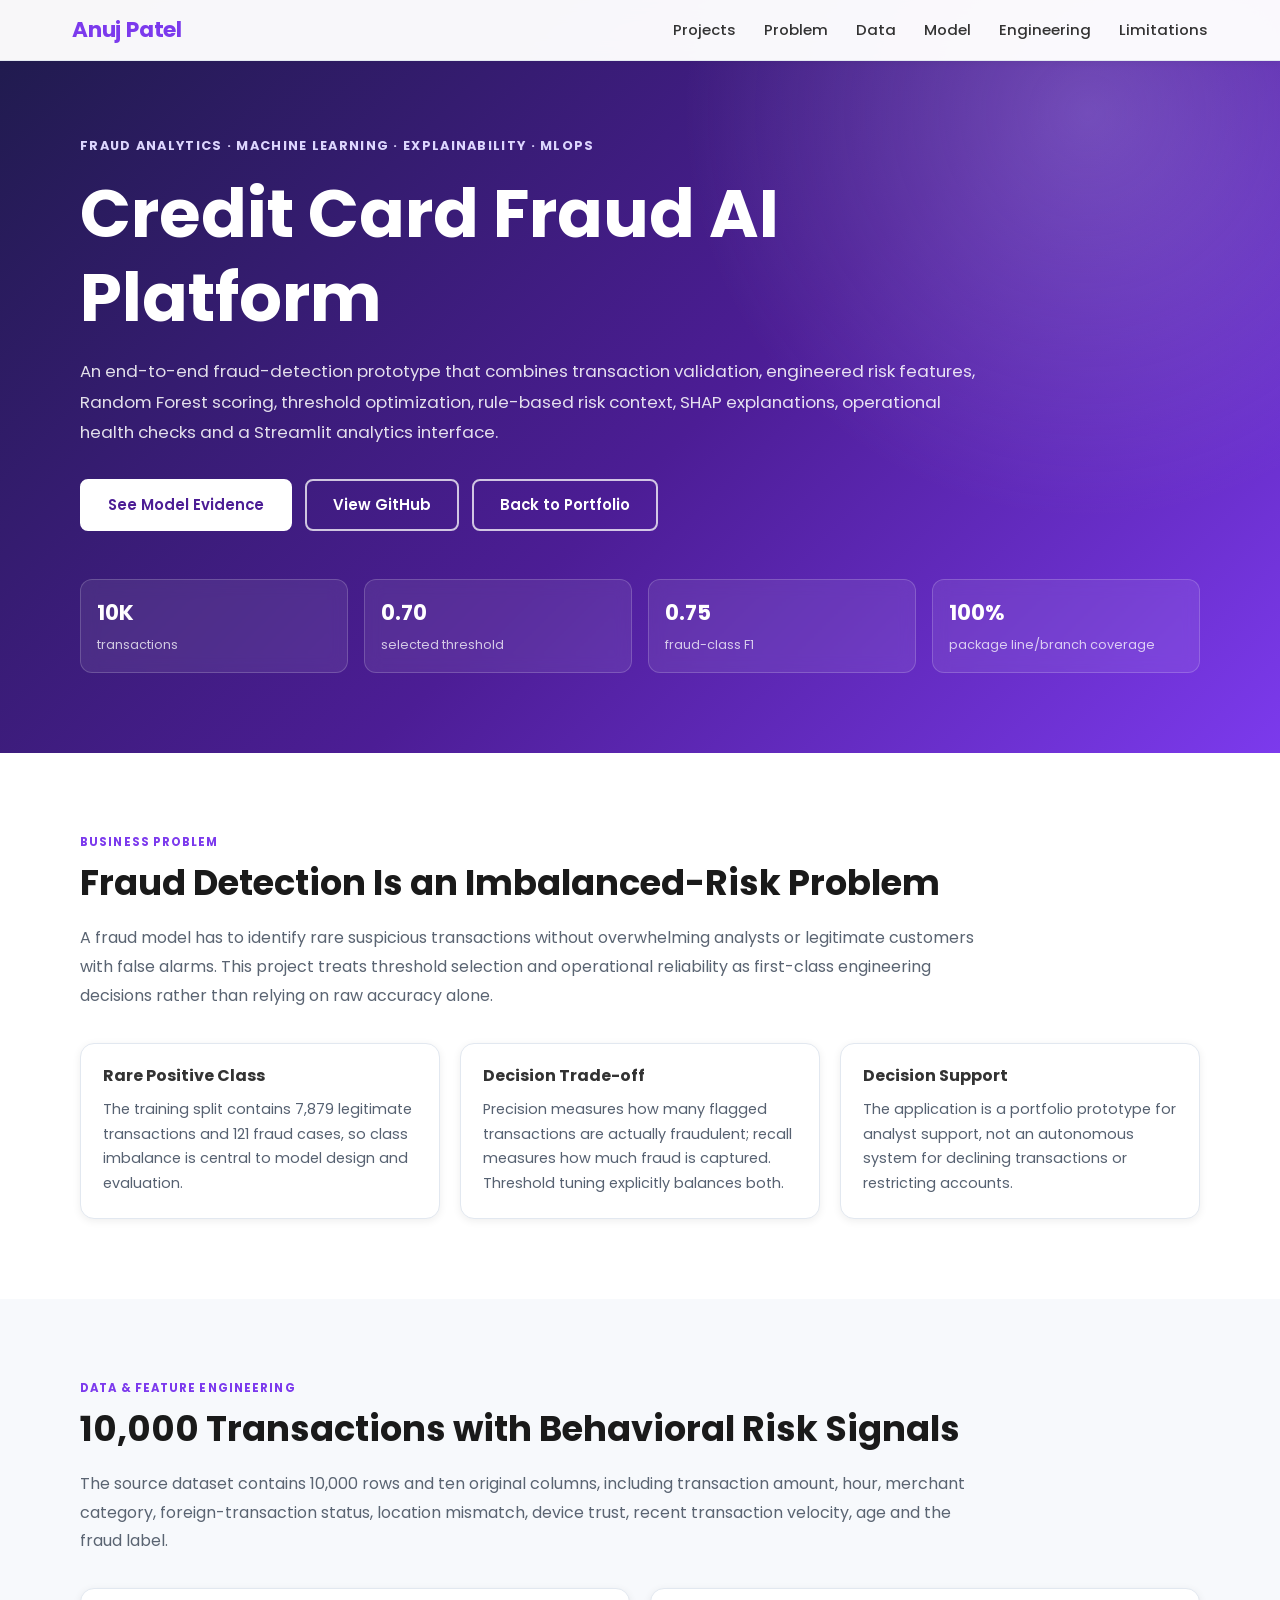
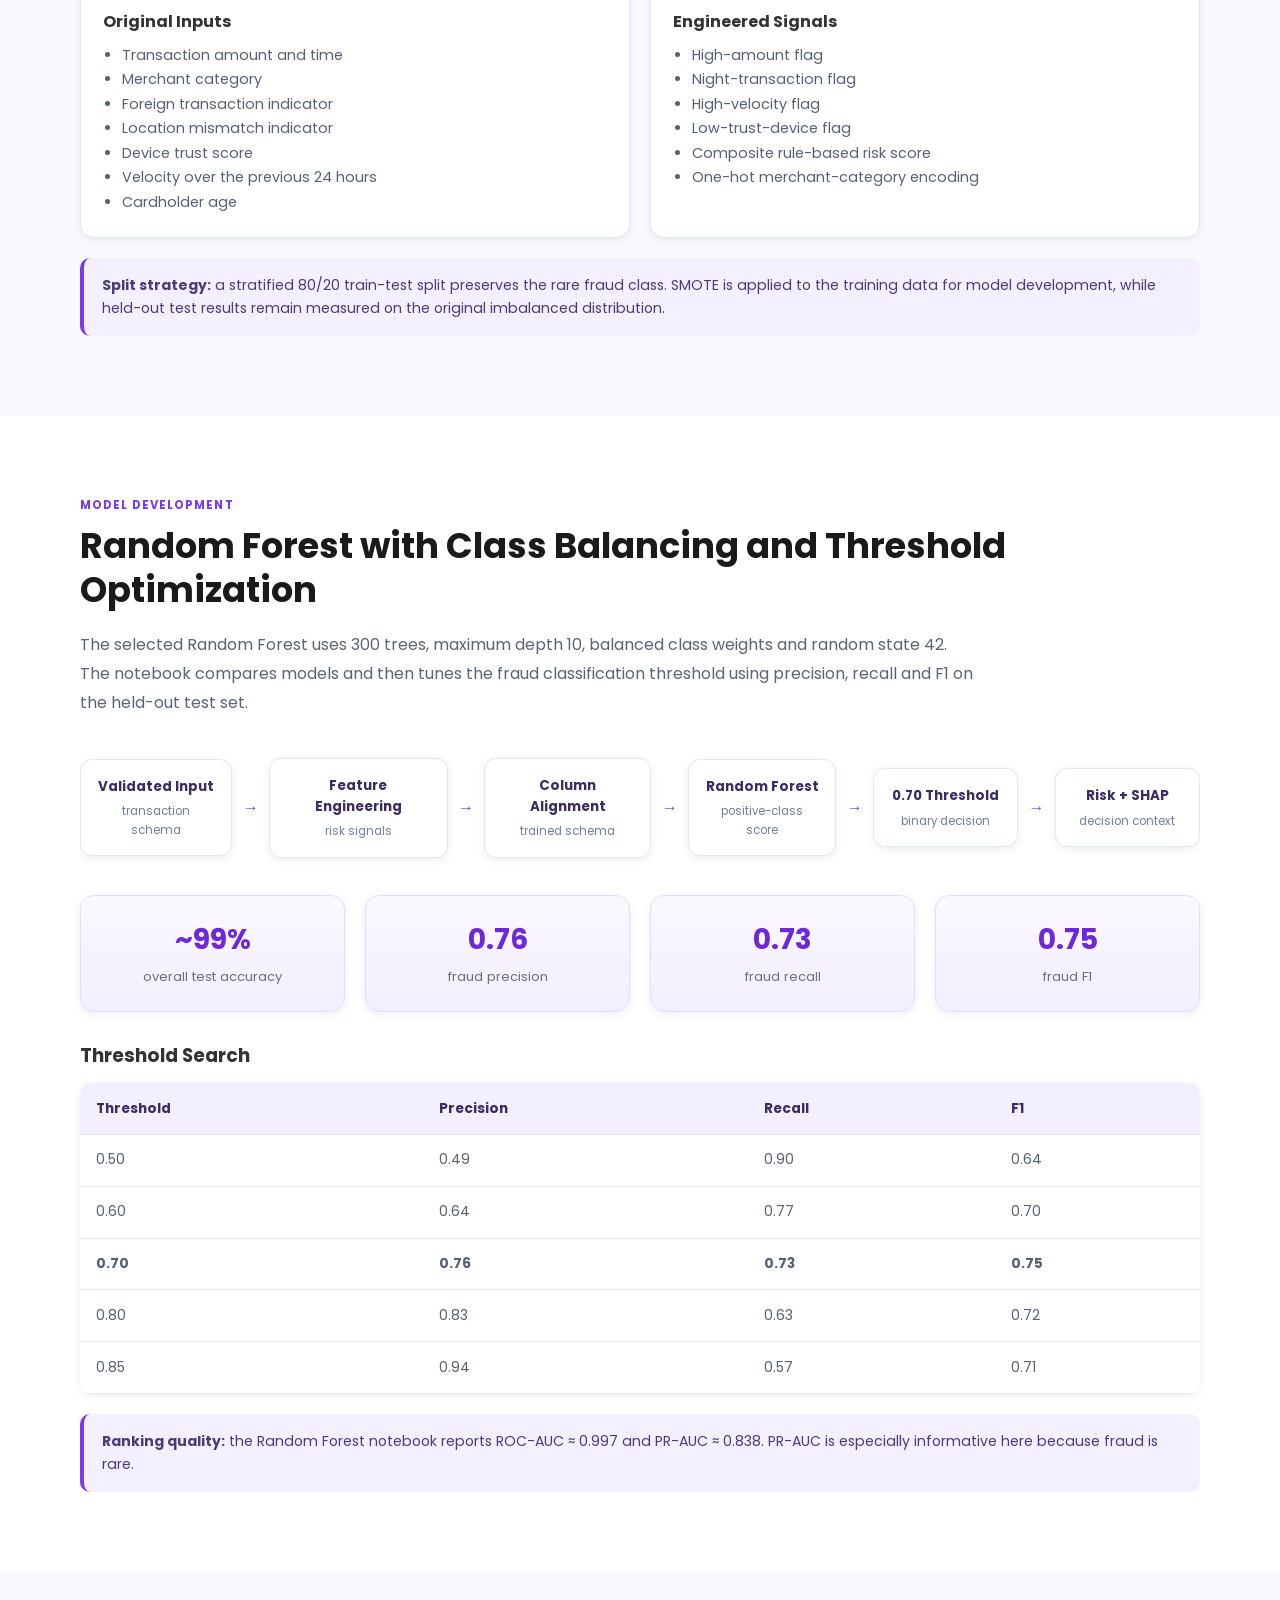
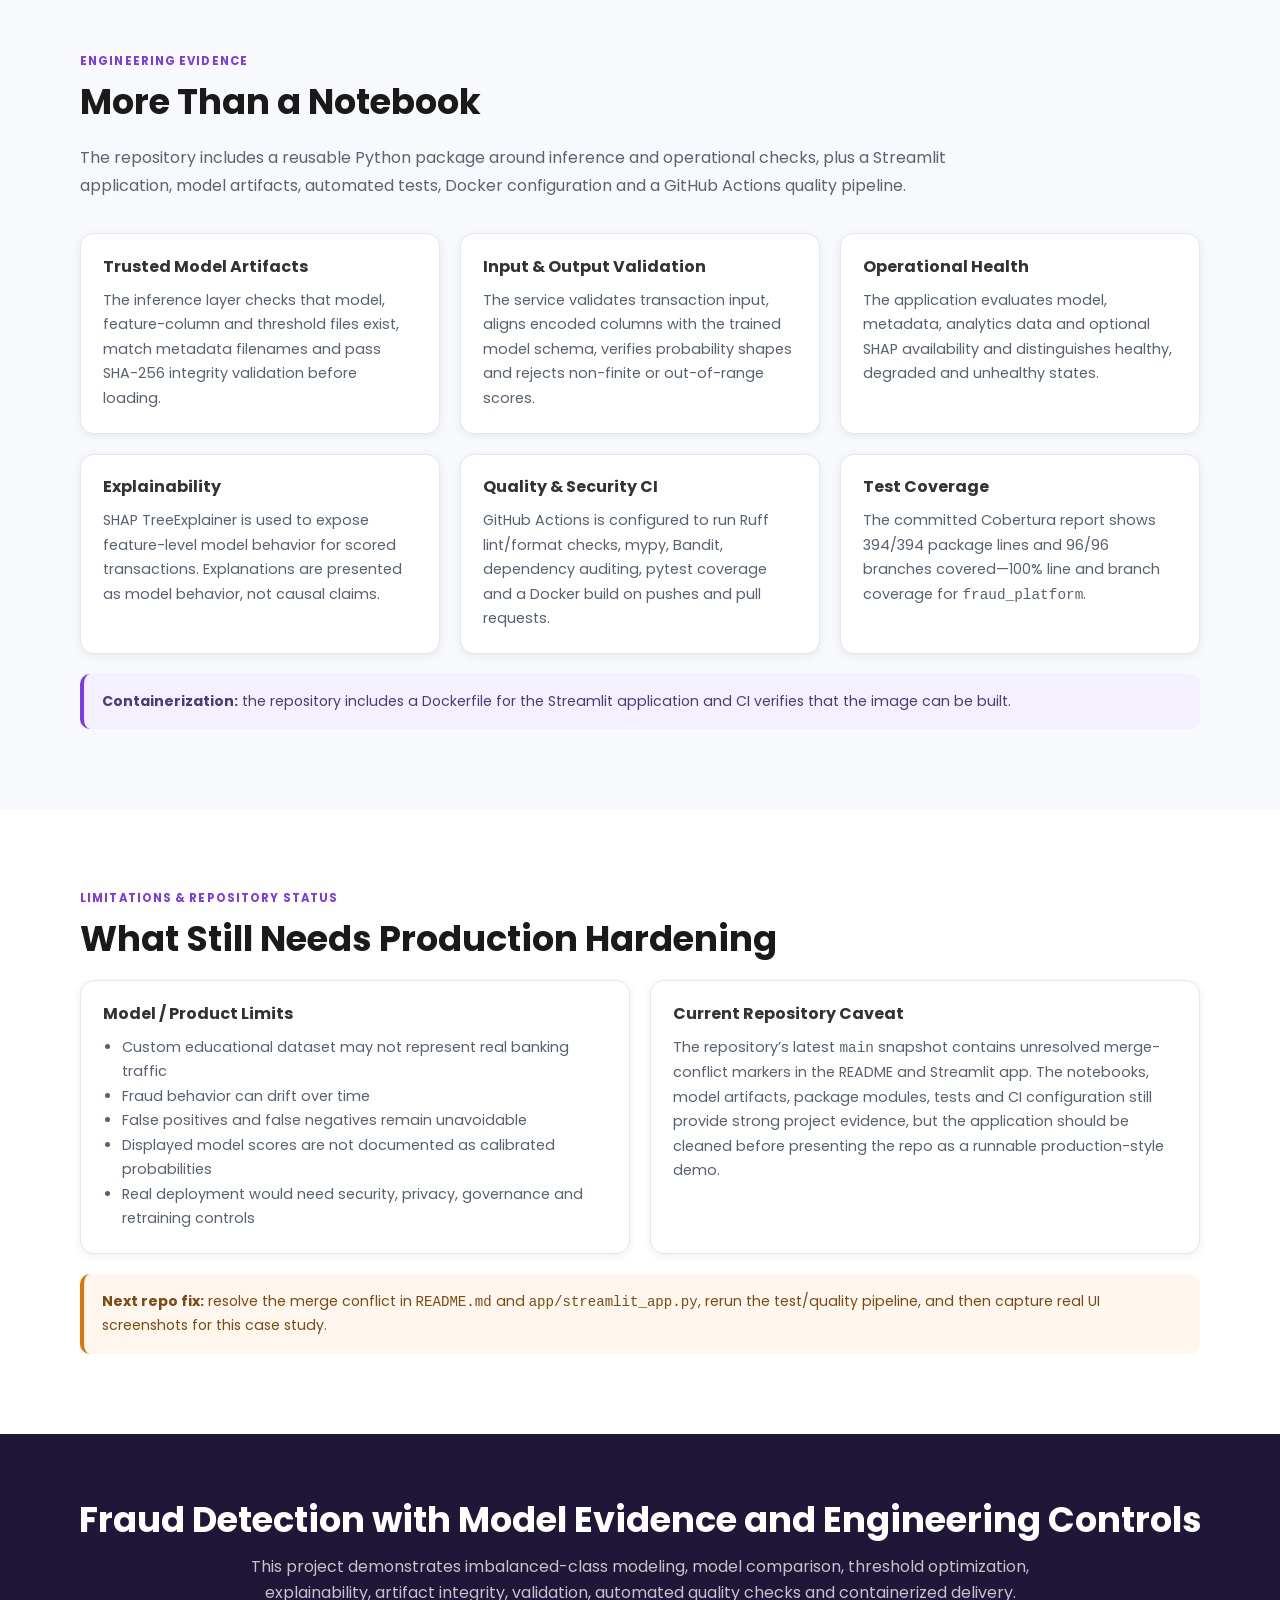
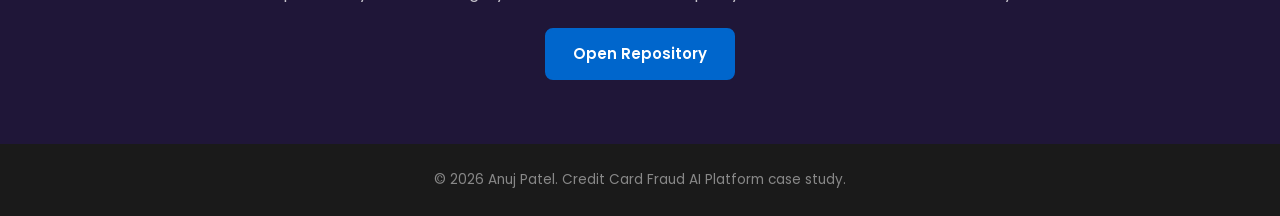
<file: credit-card-fraud.html>
<!DOCTYPE html>
<html lang="en">
<head>
<meta charset="UTF-8">
<meta name="viewport" content="width=device-width,initial-scale=1.0">
<title>Credit Card Fraud AI Platform | Case Study</title>
<meta name="description" content="Case study for a credit-card fraud detection platform using Random Forest, threshold optimization, SHAP, Streamlit, model integrity checks, CI and Docker.">
<link rel="stylesheet" href="styles.css">
<link rel="stylesheet" href="fraud-case-study.css">
<link href="https://fonts.googleapis.com/css2?family=Poppins:wght@300;400;600;700&display=swap" rel="stylesheet">
</head>
<body class="fraud-body">
<nav class="navbar fraud-navbar"><div class="nav-container"><div class="logo"><a href="index.html">Anuj Patel</a></div><ul class="nav-menu"><li><a href="index.html#projects">Projects</a></li><li><a href="#problem">Problem</a></li><li><a href="#data">Data</a></li><li><a href="#model">Model</a></li><li><a href="#engineering">Engineering</a></li><li><a href="#limits">Limitations</a></li></ul><div class="hamburger"><span></span><span></span><span></span></div></div></nav>
<header class="fraud-hero"><div class="fraud-inner"><p class="fraud-kicker">Fraud Analytics · Machine Learning · Explainability · MLOps</p><h1>Credit Card Fraud AI Platform</h1><p class="fraud-lead">An end-to-end fraud-detection prototype that combines transaction validation, engineered risk features, Random Forest scoring, threshold optimization, rule-based risk context, SHAP explanations, operational health checks and a Streamlit analytics interface.</p><div class="fraud-actions"><a href="#model" class="btn btn-primary">See Model Evidence</a><a href="https://github.com/AnujPatel089/credit-card-fraud-ai-platform" target="_blank" rel="noopener" class="btn btn-outline">View GitHub</a><a href="index.html#projects" class="btn btn-outline">Back to Portfolio</a></div><div class="fraud-metrics"><div class="fraud-metric"><strong>10K</strong><span>transactions</span></div><div class="fraud-metric"><strong>0.70</strong><span>selected threshold</span></div><div class="fraud-metric"><strong>0.75</strong><span>fraud-class F1</span></div><div class="fraud-metric"><strong>100%</strong><span>package line/branch coverage</span></div></div></div></header>
<main>
<section id="problem" class="fraud-section alt"><div class="fraud-inner"><p class="fraud-eyebrow">Business Problem</p><h2>Fraud Detection Is an Imbalanced-Risk Problem</h2><p class="fraud-intro">A fraud model has to identify rare suspicious transactions without overwhelming analysts or legitimate customers with false alarms. This project treats threshold selection and operational reliability as first-class engineering decisions rather than relying on raw accuracy alone.</p><div class="fraud-grid-3"><article class="fraud-card"><h3>Rare Positive Class</h3><p>The training split contains 7,879 legitimate transactions and 121 fraud cases, so class imbalance is central to model design and evaluation.</p></article><article class="fraud-card"><h3>Decision Trade-off</h3><p>Precision measures how many flagged transactions are actually fraudulent; recall measures how much fraud is captured. Threshold tuning explicitly balances both.</p></article><article class="fraud-card"><h3>Decision Support</h3><p>The application is a portfolio prototype for analyst support, not an autonomous system for declining transactions or restricting accounts.</p></article></div></div></section>
<section id="data" class="fraud-section"><div class="fraud-inner"><p class="fraud-eyebrow">Data & Feature Engineering</p><h2>10,000 Transactions with Behavioral Risk Signals</h2><p class="fraud-intro">The source dataset contains 10,000 rows and ten original columns, including transaction amount, hour, merchant category, foreign-transaction status, location mismatch, device trust, recent transaction velocity, age and the fraud label.</p><div class="fraud-grid-2"><article class="fraud-card"><h3>Original Inputs</h3><ul><li>Transaction amount and time</li><li>Merchant category</li><li>Foreign transaction indicator</li><li>Location mismatch indicator</li><li>Device trust score</li><li>Velocity over the previous 24 hours</li><li>Cardholder age</li></ul></article><article class="fraud-card"><h3>Engineered Signals</h3><ul><li>High-amount flag</li><li>Night-transaction flag</li><li>High-velocity flag</li><li>Low-trust-device flag</li><li>Composite rule-based risk score</li><li>One-hot merchant-category encoding</li></ul></article></div><div class="fraud-callout"><strong>Split strategy:</strong> a stratified 80/20 train-test split preserves the rare fraud class. SMOTE is applied to the training data for model development, while held-out test results remain measured on the original imbalanced distribution.</div></div></section>
<section id="model" class="fraud-section alt"><div class="fraud-inner"><p class="fraud-eyebrow">Model Development</p><h2>Random Forest with Class Balancing and Threshold Optimization</h2><p class="fraud-intro">The selected Random Forest uses 300 trees, maximum depth 10, balanced class weights and random state 42. The notebook compares models and then tunes the fraud classification threshold using precision, recall and F1 on the held-out test set.</p><div class="pipeline"><div class="pipeline-node"><strong>Validated Input</strong><span>transaction schema</span></div><div class="pipeline-arrow">→</div><div class="pipeline-node"><strong>Feature Engineering</strong><span>risk signals</span></div><div class="pipeline-arrow">→</div><div class="pipeline-node"><strong>Column Alignment</strong><span>trained schema</span></div><div class="pipeline-arrow">→</div><div class="pipeline-node"><strong>Random Forest</strong><span>positive-class score</span></div><div class="pipeline-arrow">→</div><div class="pipeline-node"><strong>0.70 Threshold</strong><span>binary decision</span></div><div class="pipeline-arrow">→</div><div class="pipeline-node"><strong>Risk + SHAP</strong><span>decision context</span></div></div><div class="fraud-grid-4" style="margin-top:1.5rem"><div class="fraud-card metric-card"><strong>~99%</strong><span>overall test accuracy</span></div><div class="fraud-card metric-card"><strong>0.76</strong><span>fraud precision</span></div><div class="fraud-card metric-card"><strong>0.73</strong><span>fraud recall</span></div><div class="fraud-card metric-card"><strong>0.75</strong><span>fraud F1</span></div></div><h3 style="margin:2rem 0 1rem">Threshold Search</h3><table class="threshold-table"><thead><tr><th>Threshold</th><th>Precision</th><th>Recall</th><th>F1</th></tr></thead><tbody><tr><td>0.50</td><td>0.49</td><td>0.90</td><td>0.64</td></tr><tr><td>0.60</td><td>0.64</td><td>0.77</td><td>0.70</td></tr><tr><td><strong>0.70</strong></td><td><strong>0.76</strong></td><td><strong>0.73</strong></td><td><strong>0.75</strong></td></tr><tr><td>0.80</td><td>0.83</td><td>0.63</td><td>0.72</td></tr><tr><td>0.85</td><td>0.94</td><td>0.57</td><td>0.71</td></tr></tbody></table><div class="fraud-callout"><strong>Ranking quality:</strong> the Random Forest notebook reports ROC-AUC ≈ 0.997 and PR-AUC ≈ 0.838. PR-AUC is especially informative here because fraud is rare.</div></div></section>
<section id="engineering" class="fraud-section"><div class="fraud-inner"><p class="fraud-eyebrow">Engineering Evidence</p><h2>More Than a Notebook</h2><p class="fraud-intro">The repository includes a reusable Python package around inference and operational checks, plus a Streamlit application, model artifacts, automated tests, Docker configuration and a GitHub Actions quality pipeline.</p><div class="fraud-grid-3"><article class="fraud-card"><h3>Trusted Model Artifacts</h3><p>The inference layer checks that model, feature-column and threshold files exist, match metadata filenames and pass SHA-256 integrity validation before loading.</p></article><article class="fraud-card"><h3>Input & Output Validation</h3><p>The service validates transaction input, aligns encoded columns with the trained model schema, verifies probability shapes and rejects non-finite or out-of-range scores.</p></article><article class="fraud-card"><h3>Operational Health</h3><p>The application evaluates model, metadata, analytics data and optional SHAP availability and distinguishes healthy, degraded and unhealthy states.</p></article></div><div class="fraud-grid-3" style="margin-top:1.25rem"><article class="fraud-card"><h3>Explainability</h3><p>SHAP TreeExplainer is used to expose feature-level model behavior for scored transactions. Explanations are presented as model behavior, not causal claims.</p></article><article class="fraud-card"><h3>Quality & Security CI</h3><p>GitHub Actions is configured to run Ruff lint/format checks, mypy, Bandit, dependency auditing, pytest coverage and a Docker build on pushes and pull requests.</p></article><article class="fraud-card"><h3>Test Coverage</h3><p>The committed Cobertura report shows 394/394 package lines and 96/96 branches covered—100% line and branch coverage for <code>fraud_platform</code>.</p></article></div><div class="fraud-callout"><strong>Containerization:</strong> the repository includes a Dockerfile for the Streamlit application and CI verifies that the image can be built.</div></div></section>
<section id="limits" class="fraud-section alt"><div class="fraud-inner"><p class="fraud-eyebrow">Limitations & Repository Status</p><h2>What Still Needs Production Hardening</h2><div class="fraud-grid-2"><article class="fraud-card"><h3>Model / Product Limits</h3><ul><li>Custom educational dataset may not represent real banking traffic</li><li>Fraud behavior can drift over time</li><li>False positives and false negatives remain unavoidable</li><li>Displayed model scores are not documented as calibrated probabilities</li><li>Real deployment would need security, privacy, governance and retraining controls</li></ul></article><article class="fraud-card"><h3>Current Repository Caveat</h3><p>The repository’s latest <code>main</code> snapshot contains unresolved merge-conflict markers in the README and Streamlit app. The notebooks, model artifacts, package modules, tests and CI configuration still provide strong project evidence, but the application should be cleaned before presenting the repo as a runnable production-style demo.</p></article></div><div class="fraud-callout warning-callout"><strong>Next repo fix:</strong> resolve the merge conflict in <code>README.md</code> and <code>app/streamlit_app.py</code>, rerun the test/quality pipeline, and then capture real UI screenshots for this case study.</div></div></section>
</main>
<section class="fraud-footer-cta"><h2>Fraud Detection with Model Evidence and Engineering Controls</h2><p>This project demonstrates imbalanced-class modeling, model comparison, threshold optimization, explainability, artifact integrity, validation, automated quality checks and containerized delivery.</p><a href="https://github.com/AnujPatel089/credit-card-fraud-ai-platform" target="_blank" rel="noopener" class="btn btn-primary">Open Repository</a></section>
<footer><p>&copy; 2026 Anuj Patel. Credit Card Fraud AI Platform case study.</p></footer>
<script>const h=document.querySelector('.hamburger'),n=document.querySelector('.nav-menu');h.addEventListener('click',()=>{h.classList.toggle('active');n.classList.toggle('active')});document.querySelectorAll('a[href^="#"]').forEach(a=>a.addEventListener('click',function(e){const t=document.querySelector(this.getAttribute('href'));if(t){e.preventDefault();t.scrollIntoView({behavior:'smooth'})}}));</script>
</body>
</html>
</file>
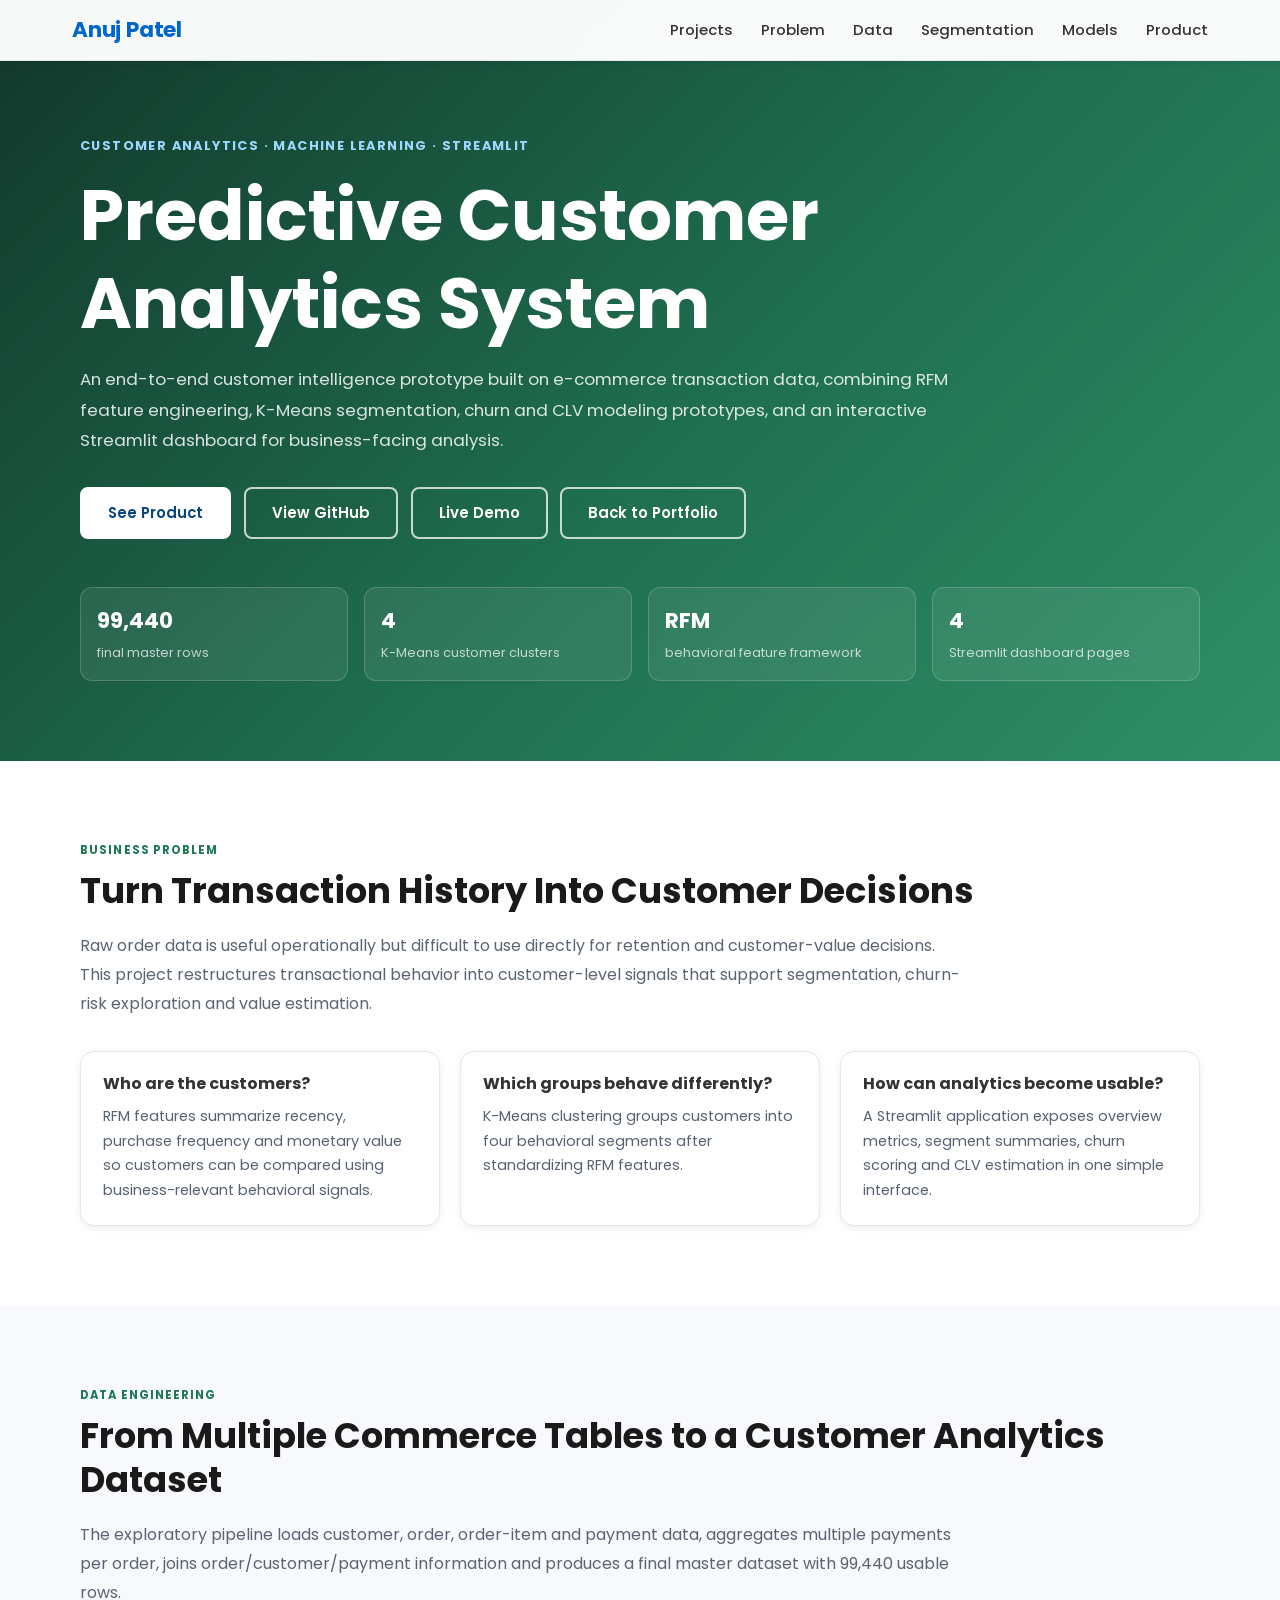
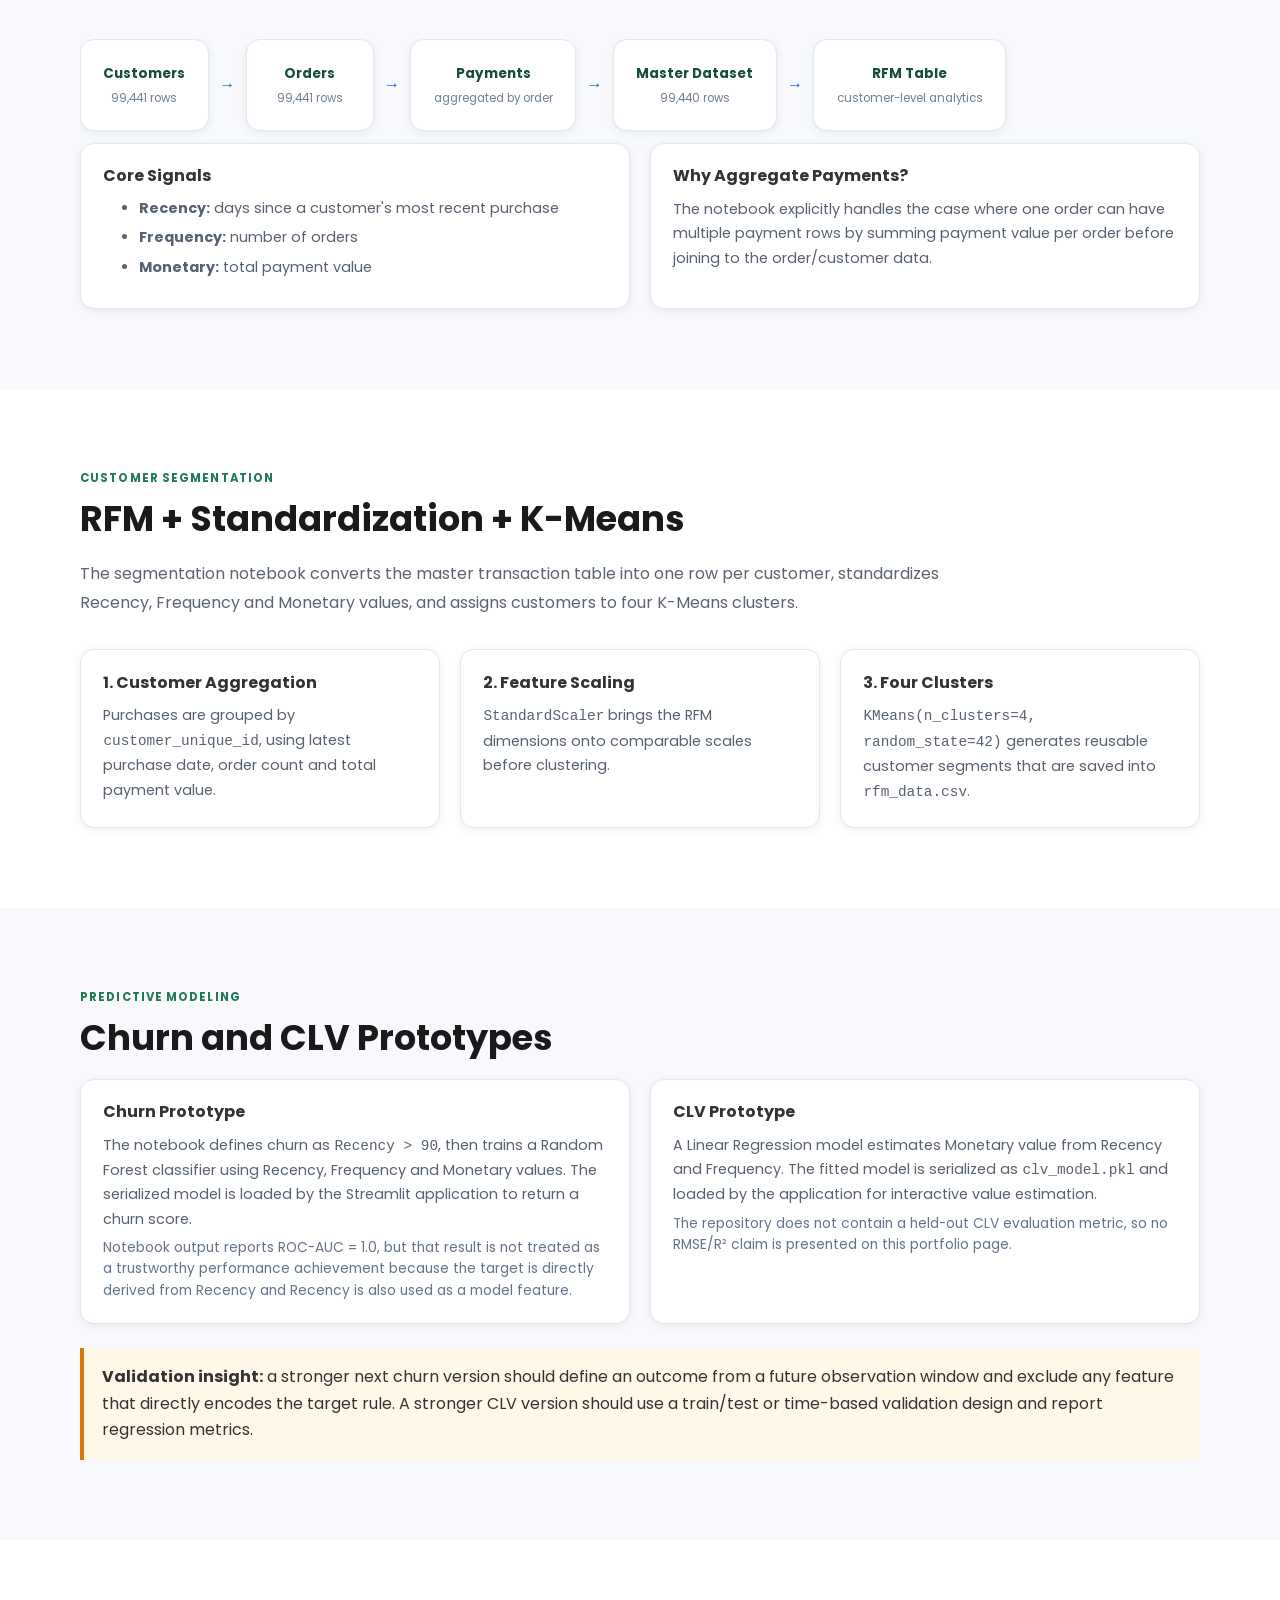
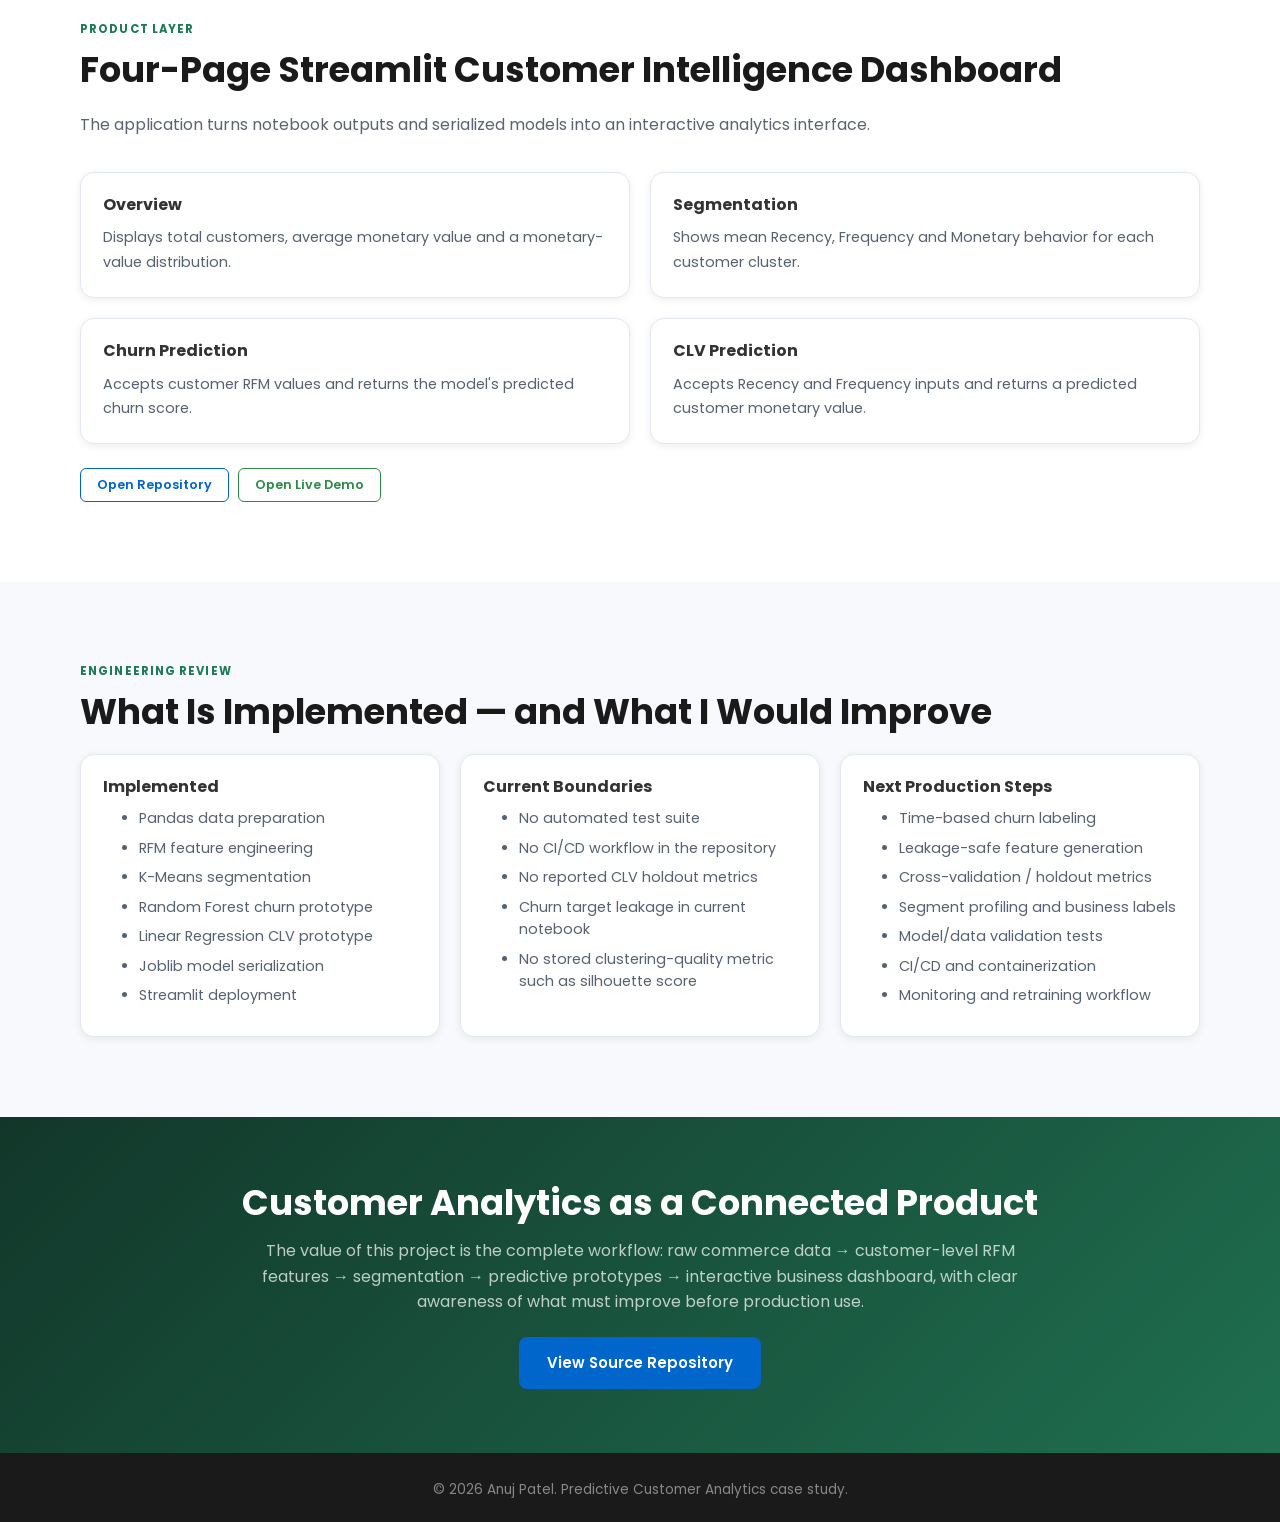
<file: customer-intelligence.html>
<!DOCTYPE html>
<html lang="en">
<head>
<meta charset="UTF-8"><meta name="viewport" content="width=device-width,initial-scale=1.0">
<title>Predictive Customer Analytics | Case Study</title>
<meta name="description" content="Customer Intelligence System case study: Olist customer data, RFM segmentation, K-Means clustering, churn and CLV prototypes, and a Streamlit analytics dashboard.">
<link rel="stylesheet" href="styles.css"><link rel="stylesheet" href="capstone.css"><link rel="stylesheet" href="customer-case-study.css">
<link href="https://fonts.googleapis.com/css2?family=Poppins:wght@300;400;600;700&display=swap" rel="stylesheet">
</head>
<body class="case-study-body customer-case-body">
<nav class="navbar case-navbar"><div class="nav-container"><div class="logo"><a href="index.html">Anuj Patel</a></div><ul class="nav-menu"><li><a href="index.html#projects">Projects</a></li><li><a href="#problem">Problem</a></li><li><a href="#data">Data</a></li><li><a href="#segmentation">Segmentation</a></li><li><a href="#models">Models</a></li><li><a href="#product">Product</a></li></ul><div class="hamburger"><span></span><span></span><span></span></div></div></nav>
<header class="case-hero"><div class="case-hero-inner"><p class="case-kicker">Customer Analytics · Machine Learning · Streamlit</p><h1>Predictive Customer Analytics System</h1><p class="case-hero-lead">An end-to-end customer intelligence prototype built on e-commerce transaction data, combining RFM feature engineering, K-Means segmentation, churn and CLV modeling prototypes, and an interactive Streamlit dashboard for business-facing analysis.</p><div class="case-hero-actions"><a href="#product" class="btn btn-primary">See Product</a><a href="https://github.com/AnujPatel089/customer-intelligence-system" target="_blank" rel="noopener" class="btn btn-outline">View GitHub</a><a href="https://customer-intelligence-system-xshymtunan7ubdpxnwzs5q.streamlit.app/" target="_blank" rel="noopener" class="btn btn-outline">Live Demo</a><a href="index.html#projects" class="btn btn-outline">Back to Portfolio</a></div><div class="case-metrics"><div class="case-metric"><strong>99,440</strong><span>final master rows</span></div><div class="case-metric"><strong>4</strong><span>K-Means customer clusters</span></div><div class="case-metric"><strong>RFM</strong><span>behavioral feature framework</span></div><div class="case-metric"><strong>4</strong><span>Streamlit dashboard pages</span></div></div></div></header>
<main>
<section id="problem" class="case-section alt"><div class="case-section-inner"><p class="section-eyebrow">Business Problem</p><h2>Turn Transaction History Into Customer Decisions</h2><p class="case-section-intro">Raw order data is useful operationally but difficult to use directly for retention and customer-value decisions. This project restructures transactional behavior into customer-level signals that support segmentation, churn-risk exploration and value estimation.</p><div class="case-grid-3"><article class="case-card"><h3>Who are the customers?</h3><p>RFM features summarize recency, purchase frequency and monetary value so customers can be compared using business-relevant behavioral signals.</p></article><article class="case-card"><h3>Which groups behave differently?</h3><p>K-Means clustering groups customers into four behavioral segments after standardizing RFM features.</p></article><article class="case-card"><h3>How can analytics become usable?</h3><p>A Streamlit application exposes overview metrics, segment summaries, churn scoring and CLV estimation in one simple interface.</p></article></div></div></section>
<section id="data" class="case-section"><div class="case-section-inner"><p class="section-eyebrow">Data Engineering</p><h2>From Multiple Commerce Tables to a Customer Analytics Dataset</h2><p class="case-section-intro">The exploratory pipeline loads customer, order, order-item and payment data, aggregates multiple payments per order, joins order/customer/payment information and produces a final master dataset with 99,440 usable rows.</p><div class="flow-pipeline flow-pipeline-wide"><div class="flow-node small"><strong>Customers</strong><span>99,441 rows</span></div><div class="flow-arrow">→</div><div class="flow-node small"><strong>Orders</strong><span>99,441 rows</span></div><div class="flow-arrow">→</div><div class="flow-node small"><strong>Payments</strong><span>aggregated by order</span></div><div class="flow-arrow">→</div><div class="flow-node small"><strong>Master Dataset</strong><span>99,440 rows</span></div><div class="flow-arrow">→</div><div class="flow-node small"><strong>RFM Table</strong><span>customer-level analytics</span></div></div><div class="case-grid-2"><article class="case-card"><h3>Core Signals</h3><ul><li><strong>Recency:</strong> days since a customer's most recent purchase</li><li><strong>Frequency:</strong> number of orders</li><li><strong>Monetary:</strong> total payment value</li></ul></article><article class="case-card"><h3>Why Aggregate Payments?</h3><p>The notebook explicitly handles the case where one order can have multiple payment rows by summing payment value per order before joining to the order/customer data.</p></article></div></div></section>
<section id="segmentation" class="case-section alt"><div class="case-section-inner"><p class="section-eyebrow">Customer Segmentation</p><h2>RFM + Standardization + K-Means</h2><p class="case-section-intro">The segmentation notebook converts the master transaction table into one row per customer, standardizes Recency, Frequency and Monetary values, and assigns customers to four K-Means clusters.</p><div class="case-grid-3"><article class="case-card"><h3>1. Customer Aggregation</h3><p>Purchases are grouped by <code>customer_unique_id</code>, using latest purchase date, order count and total payment value.</p></article><article class="case-card"><h3>2. Feature Scaling</h3><p><code>StandardScaler</code> brings the RFM dimensions onto comparable scales before clustering.</p></article><article class="case-card"><h3>3. Four Clusters</h3><p><code>KMeans(n_clusters=4, random_state=42)</code> generates reusable customer segments that are saved into <code>rfm_data.csv</code>.</p></article></div></div></section>
<section id="models" class="case-section"><div class="case-section-inner"><p class="section-eyebrow">Predictive Modeling</p><h2>Churn and CLV Prototypes</h2><div class="case-grid-2"><article class="case-card"><h3>Churn Prototype</h3><p>The notebook defines churn as <code>Recency &gt; 90</code>, then trains a Random Forest classifier using Recency, Frequency and Monetary values. The serialized model is loaded by the Streamlit application to return a churn score.</p><span class="metric-note">Notebook output reports ROC-AUC = 1.0, but that result is not treated as a trustworthy performance achievement because the target is directly derived from Recency and Recency is also used as a model feature.</span></article><article class="case-card"><h3>CLV Prototype</h3><p>A Linear Regression model estimates Monetary value from Recency and Frequency. The fitted model is serialized as <code>clv_model.pkl</code> and loaded by the application for interactive value estimation.</p><span class="metric-note">The repository does not contain a held-out CLV evaluation metric, so no RMSE/R² claim is presented on this portfolio page.</span></article></div><div class="customer-callout"><strong>Validation insight:</strong> a stronger next churn version should define an outcome from a future observation window and exclude any feature that directly encodes the target rule. A stronger CLV version should use a train/test or time-based validation design and report regression metrics.</div></div></section>
<section id="product" class="case-section alt"><div class="case-section-inner"><p class="section-eyebrow">Product Layer</p><h2>Four-Page Streamlit Customer Intelligence Dashboard</h2><p class="case-section-intro">The application turns notebook outputs and serialized models into an interactive analytics interface.</p><div class="case-grid-2"><article class="case-card"><h3>Overview</h3><p>Displays total customers, average monetary value and a monetary-value distribution.</p></article><article class="case-card"><h3>Segmentation</h3><p>Shows mean Recency, Frequency and Monetary behavior for each customer cluster.</p></article><article class="case-card"><h3>Churn Prediction</h3><p>Accepts customer RFM values and returns the model's predicted churn score.</p></article><article class="case-card"><h3>CLV Prediction</h3><p>Accepts Recency and Frequency inputs and returns a predicted customer monetary value.</p></article></div><div class="project-links case-github-links"><a href="https://github.com/AnujPatel089/customer-intelligence-system" target="_blank" rel="noopener" class="btn-link btn-github">Open Repository</a><a href="https://customer-intelligence-system-xshymtunan7ubdpxnwzs5q.streamlit.app/" target="_blank" rel="noopener" class="btn-link btn-demo">Open Live Demo</a></div></div></section>
<section id="engineering" class="case-section"><div class="case-section-inner"><p class="section-eyebrow">Engineering Review</p><h2>What Is Implemented — and What I Would Improve</h2><div class="case-grid-3"><article class="case-card"><h3>Implemented</h3><ul><li>Pandas data preparation</li><li>RFM feature engineering</li><li>K-Means segmentation</li><li>Random Forest churn prototype</li><li>Linear Regression CLV prototype</li><li>Joblib model serialization</li><li>Streamlit deployment</li></ul></article><article class="case-card"><h3>Current Boundaries</h3><ul><li>No automated test suite</li><li>No CI/CD workflow in the repository</li><li>No reported CLV holdout metrics</li><li>Churn target leakage in current notebook</li><li>No stored clustering-quality metric such as silhouette score</li></ul></article><article class="case-card"><h3>Next Production Steps</h3><ul><li>Time-based churn labeling</li><li>Leakage-safe feature generation</li><li>Cross-validation / holdout metrics</li><li>Segment profiling and business labels</li><li>Model/data validation tests</li><li>CI/CD and containerization</li><li>Monitoring and retraining workflow</li></ul></article></div></div></section>
</main>
<section class="case-footer-cta"><h2>Customer Analytics as a Connected Product</h2><p>The value of this project is the complete workflow: raw commerce data → customer-level RFM features → segmentation → predictive prototypes → interactive business dashboard, with clear awareness of what must improve before production use.</p><a href="https://github.com/AnujPatel089/customer-intelligence-system" target="_blank" rel="noopener" class="btn btn-primary">View Source Repository</a></section><footer><p>&copy; 2026 Anuj Patel. Predictive Customer Analytics case study.</p></footer><script>const h=document.querySelector('.hamburger'),n=document.querySelector('.nav-menu');h.addEventListener('click',()=>{h.classList.toggle('active');n.classList.toggle('active')});document.querySelectorAll('a[href^="#"]').forEach(a=>a.addEventListener('click',function(e){const t=document.querySelector(this.getAttribute('href'));if(t){e.preventDefault();t.scrollIntoView({behavior:'smooth'})}}));</script></body></html>
</file>
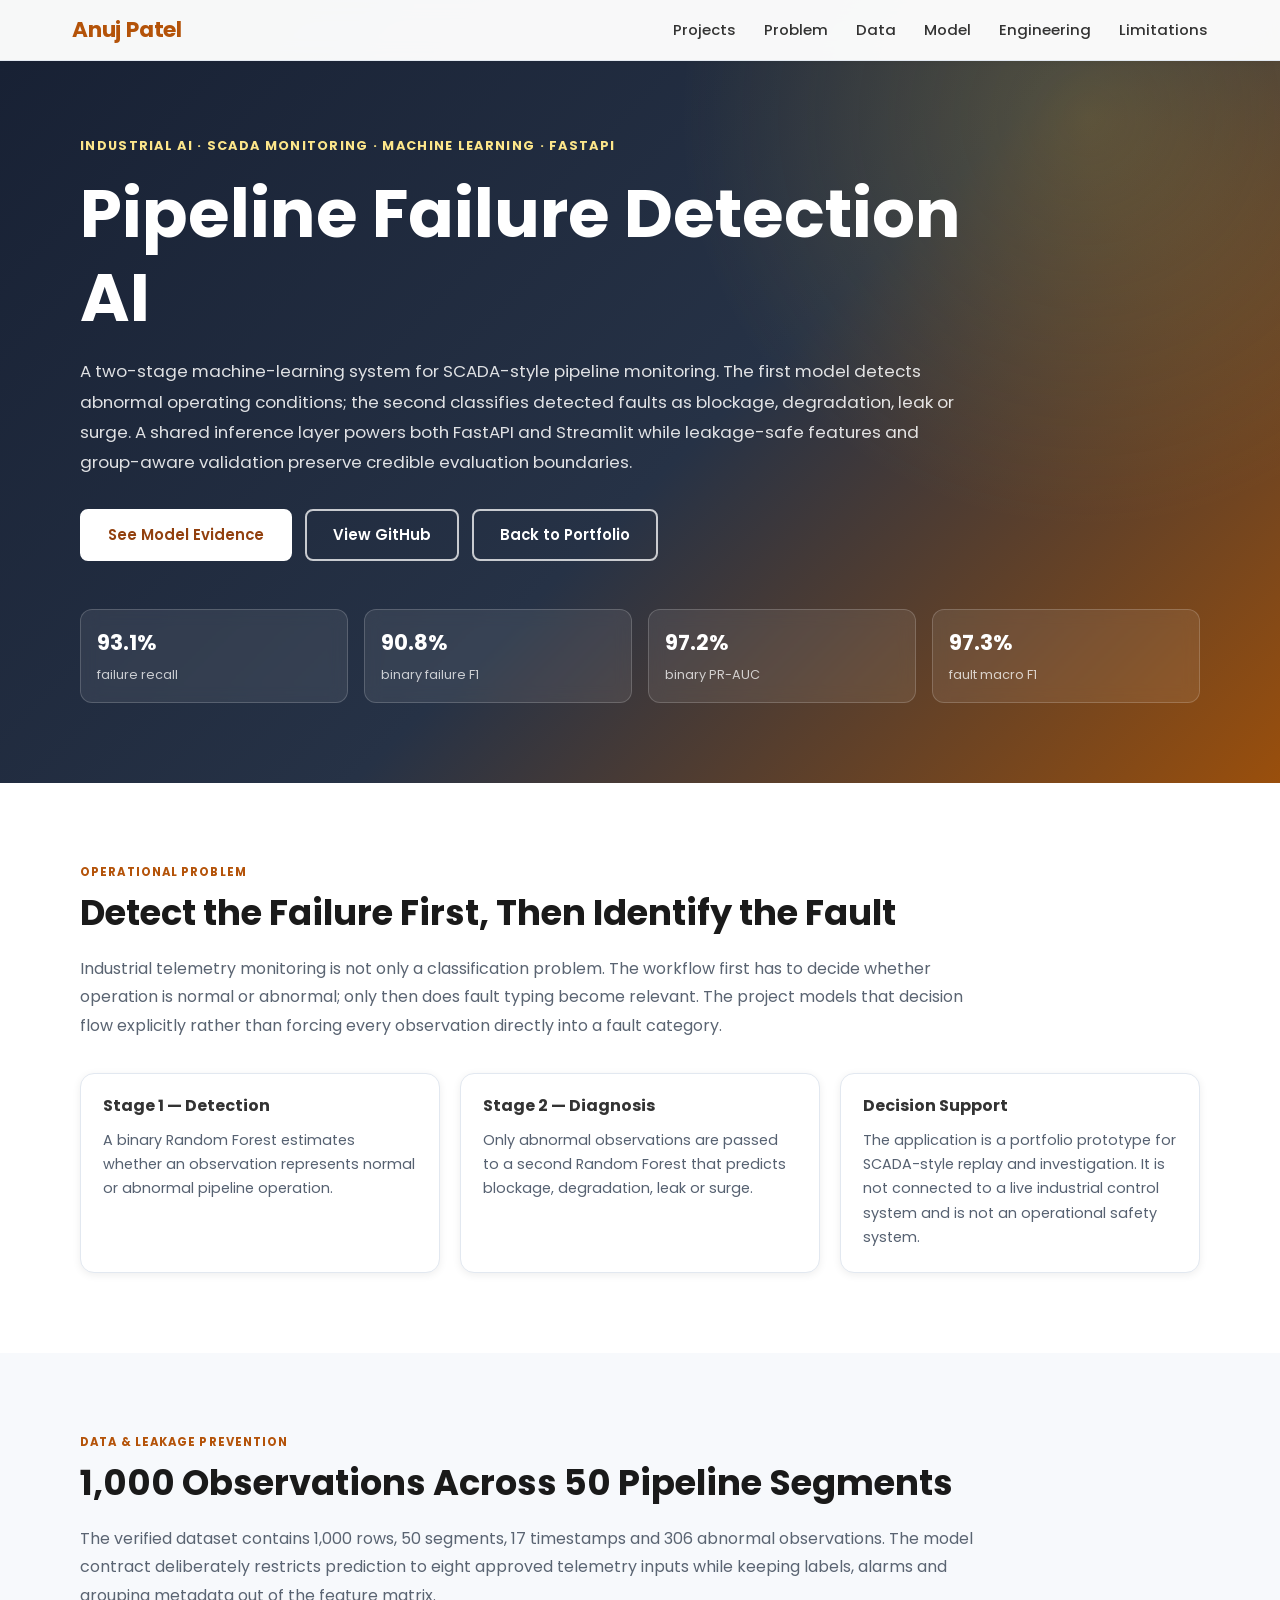
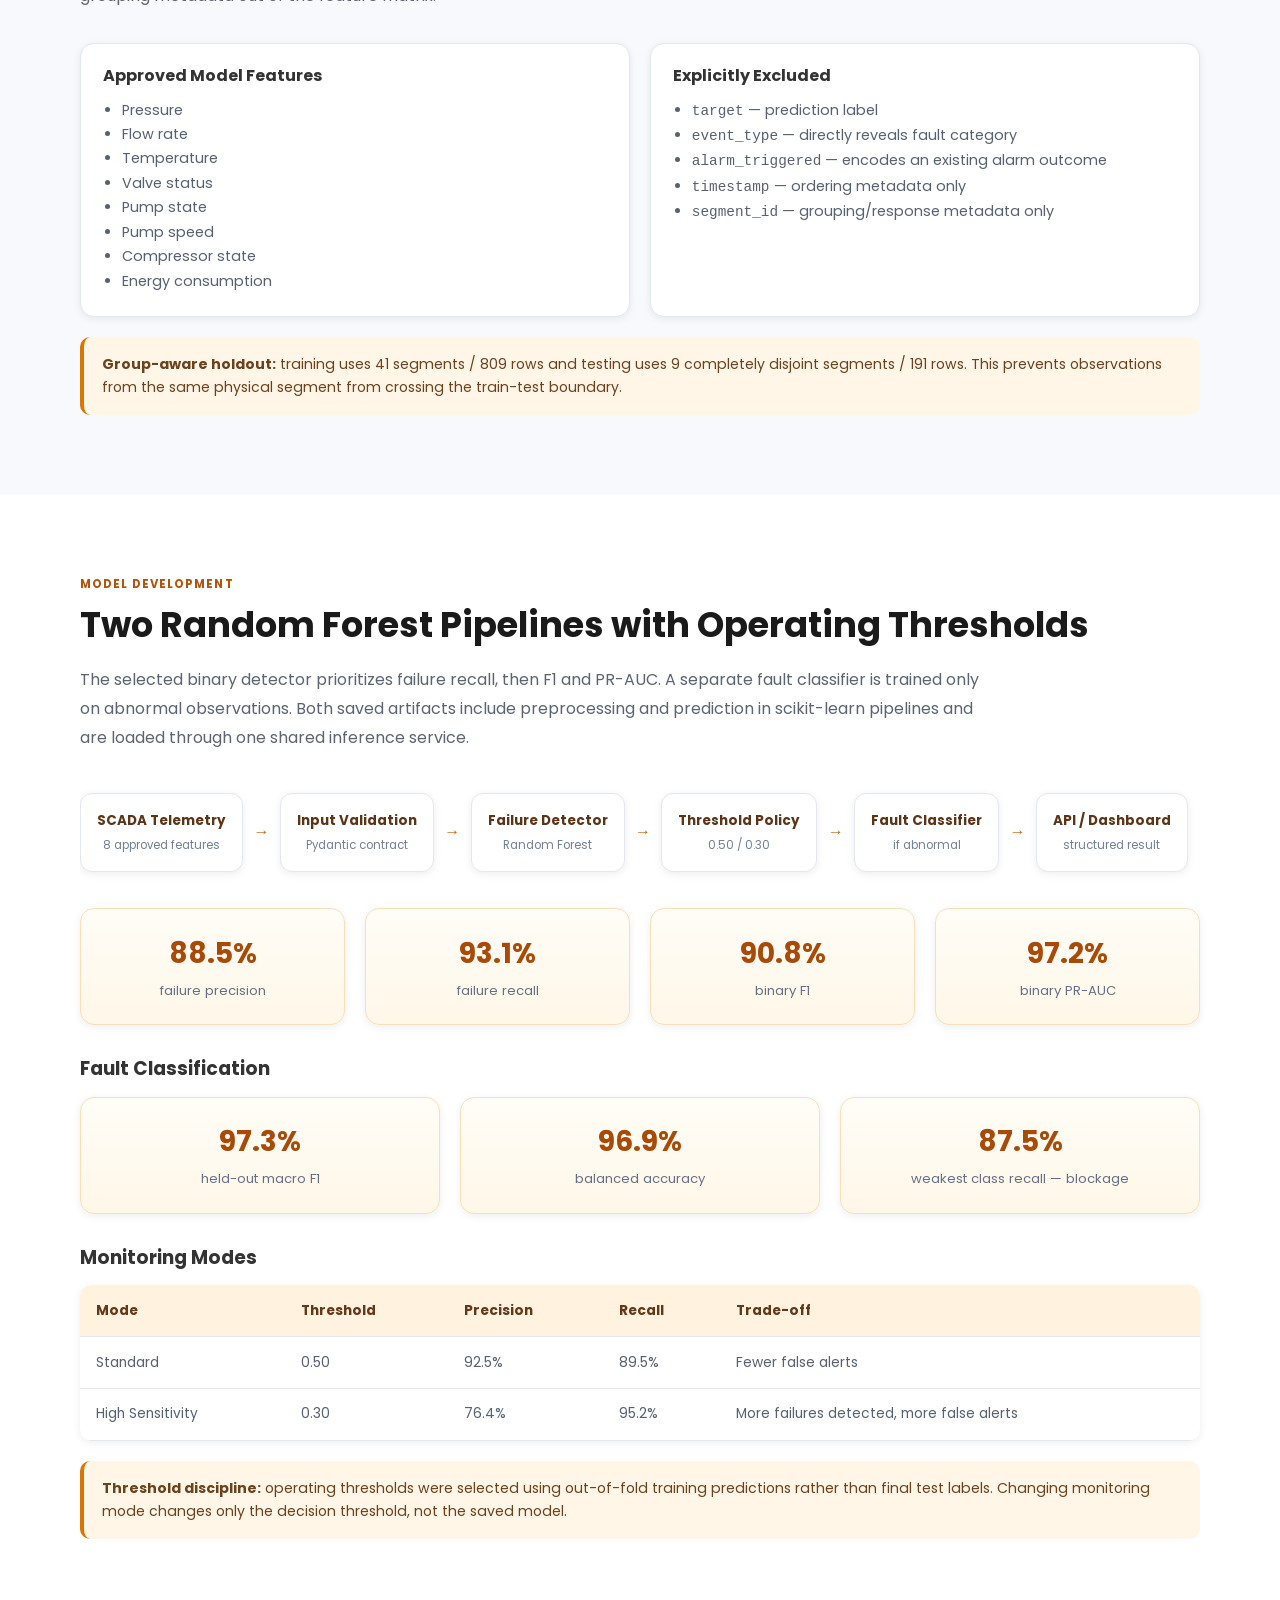
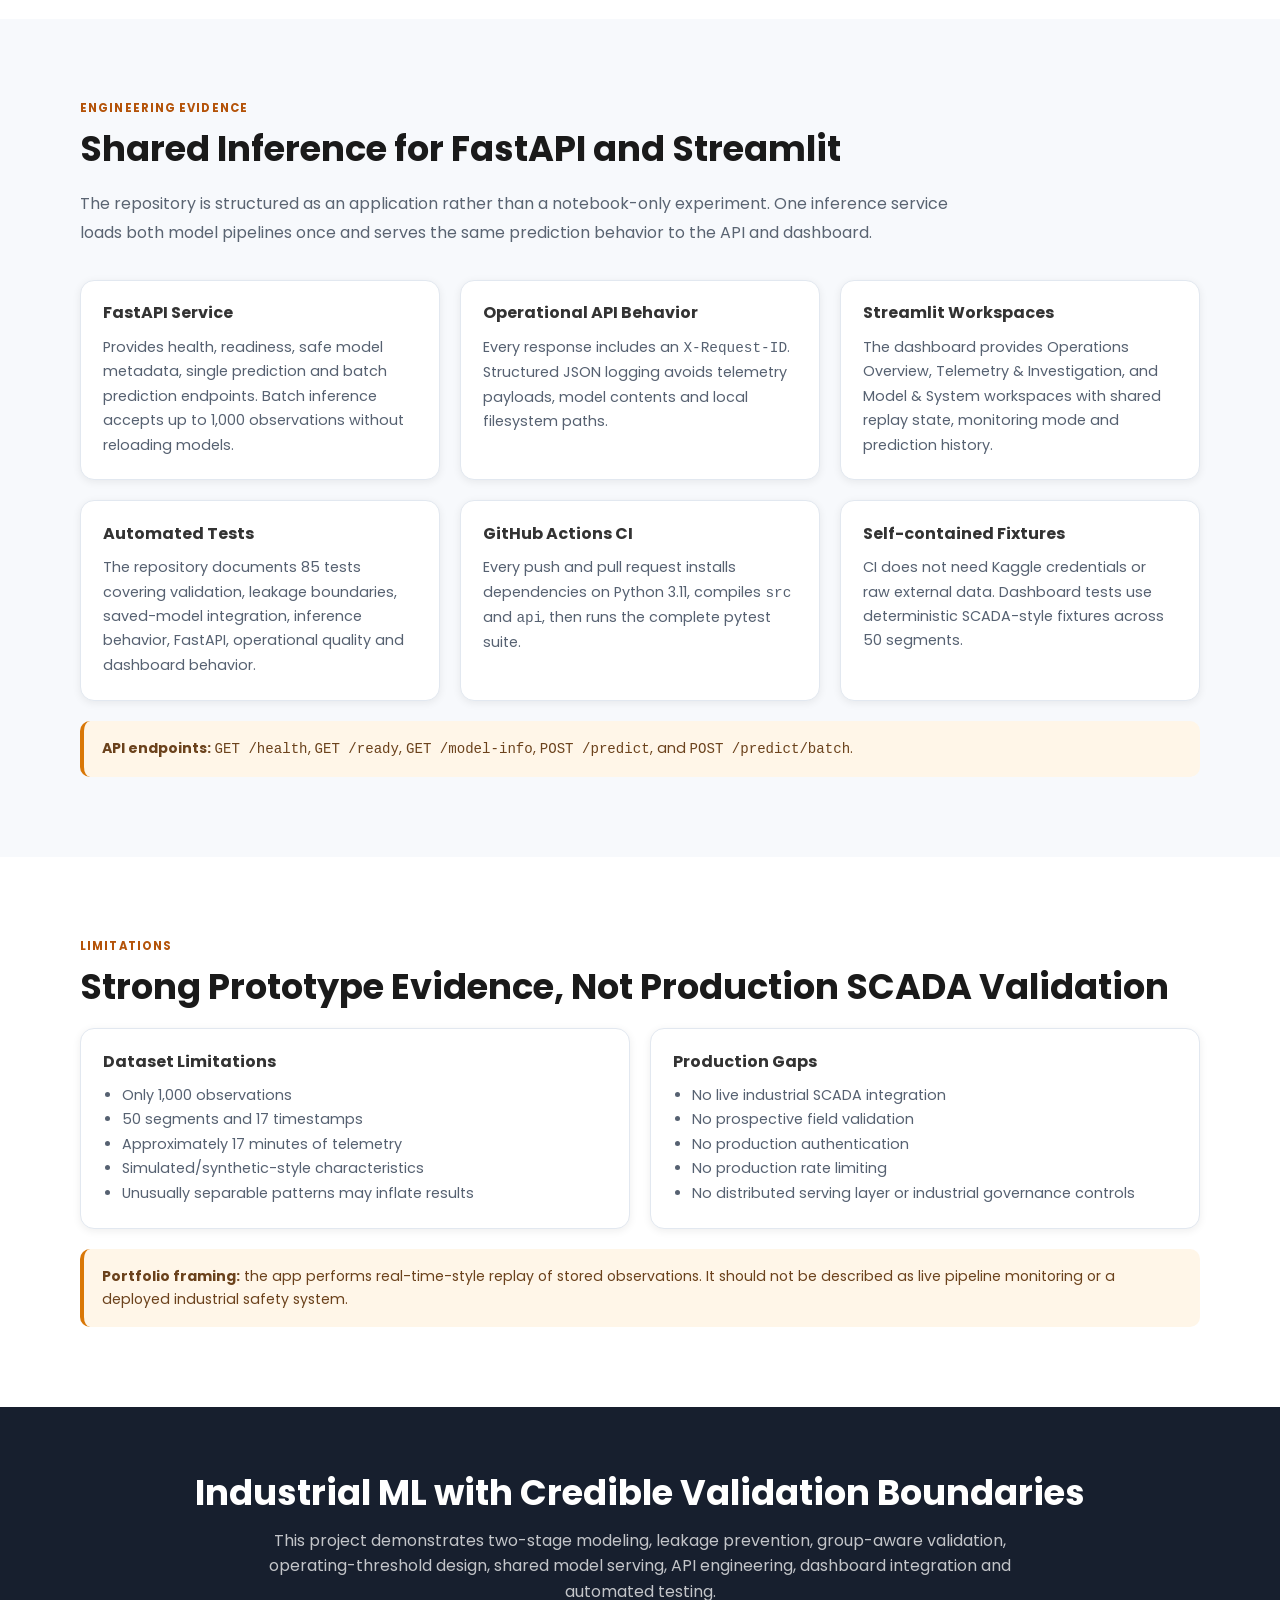
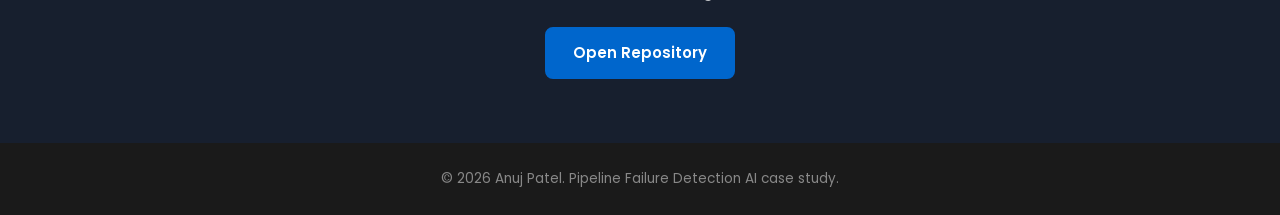
<file: pipeline-failure-detection.html>
<!DOCTYPE html>
<html lang="en">
<head>
<meta charset="UTF-8">
<meta name="viewport" content="width=device-width,initial-scale=1.0">
<title>Pipeline Failure Detection AI | Case Study</title>
<meta name="description" content="Case study for a two-stage SCADA pipeline failure detection system using group-aware validation, Random Forest models, FastAPI, Streamlit, automated tests and CI.">
<link rel="stylesheet" href="styles.css">
<link rel="stylesheet" href="pipeline-case-study.css">
<link href="https://fonts.googleapis.com/css2?family=Poppins:wght@300;400;600;700&display=swap" rel="stylesheet">
</head>
<body class="pipeline-body">
<nav class="navbar pipeline-navbar"><div class="nav-container"><div class="logo"><a href="index.html">Anuj Patel</a></div><ul class="nav-menu"><li><a href="index.html#projects">Projects</a></li><li><a href="#problem">Problem</a></li><li><a href="#data">Data</a></li><li><a href="#model">Model</a></li><li><a href="#engineering">Engineering</a></li><li><a href="#limits">Limitations</a></li></ul><div class="hamburger"><span></span><span></span><span></span></div></div></nav>
<header class="pipeline-hero"><div class="pipeline-inner"><p class="pipeline-kicker">Industrial AI · SCADA Monitoring · Machine Learning · FastAPI</p><h1>Pipeline Failure Detection AI</h1><p class="pipeline-lead">A two-stage machine-learning system for SCADA-style pipeline monitoring. The first model detects abnormal operating conditions; the second classifies detected faults as blockage, degradation, leak or surge. A shared inference layer powers both FastAPI and Streamlit while leakage-safe features and group-aware validation preserve credible evaluation boundaries.</p><div class="pipeline-actions"><a href="#model" class="btn btn-primary">See Model Evidence</a><a href="https://github.com/AnujPatel089/pipeline-failure-detection-ai" target="_blank" rel="noopener" class="btn btn-outline">View GitHub</a><a href="index.html#case-studies" class="btn btn-outline">Back to Portfolio</a></div><div class="pipeline-metrics"><div class="pipeline-metric"><strong>93.1%</strong><span>failure recall</span></div><div class="pipeline-metric"><strong>90.8%</strong><span>binary failure F1</span></div><div class="pipeline-metric"><strong>97.2%</strong><span>binary PR-AUC</span></div><div class="pipeline-metric"><strong>97.3%</strong><span>fault macro F1</span></div></div></div></header>
<main>
<section id="problem" class="pipeline-section alt"><div class="pipeline-inner"><p class="pipeline-eyebrow">Operational Problem</p><h2>Detect the Failure First, Then Identify the Fault</h2><p class="pipeline-intro">Industrial telemetry monitoring is not only a classification problem. The workflow first has to decide whether operation is normal or abnormal; only then does fault typing become relevant. The project models that decision flow explicitly rather than forcing every observation directly into a fault category.</p><div class="pipeline-grid-3"><article class="pipeline-card"><h3>Stage 1 — Detection</h3><p>A binary Random Forest estimates whether an observation represents normal or abnormal pipeline operation.</p></article><article class="pipeline-card"><h3>Stage 2 — Diagnosis</h3><p>Only abnormal observations are passed to a second Random Forest that predicts blockage, degradation, leak or surge.</p></article><article class="pipeline-card"><h3>Decision Support</h3><p>The application is a portfolio prototype for SCADA-style replay and investigation. It is not connected to a live industrial control system and is not an operational safety system.</p></article></div></div></section>
<section id="data" class="pipeline-section"><div class="pipeline-inner"><p class="pipeline-eyebrow">Data & Leakage Prevention</p><h2>1,000 Observations Across 50 Pipeline Segments</h2><p class="pipeline-intro">The verified dataset contains 1,000 rows, 50 segments, 17 timestamps and 306 abnormal observations. The model contract deliberately restricts prediction to eight approved telemetry inputs while keeping labels, alarms and grouping metadata out of the feature matrix.</p><div class="pipeline-grid-2"><article class="pipeline-card"><h3>Approved Model Features</h3><ul><li>Pressure</li><li>Flow rate</li><li>Temperature</li><li>Valve status</li><li>Pump state</li><li>Pump speed</li><li>Compressor state</li><li>Energy consumption</li></ul></article><article class="pipeline-card"><h3>Explicitly Excluded</h3><ul><li><code>target</code> — prediction label</li><li><code>event_type</code> — directly reveals fault category</li><li><code>alarm_triggered</code> — encodes an existing alarm outcome</li><li><code>timestamp</code> — ordering metadata only</li><li><code>segment_id</code> — grouping/response metadata only</li></ul></article></div><div class="pipeline-callout"><strong>Group-aware holdout:</strong> training uses 41 segments / 809 rows and testing uses 9 completely disjoint segments / 191 rows. This prevents observations from the same physical segment from crossing the train-test boundary.</div></div></section>
<section id="model" class="pipeline-section alt"><div class="pipeline-inner"><p class="pipeline-eyebrow">Model Development</p><h2>Two Random Forest Pipelines with Operating Thresholds</h2><p class="pipeline-intro">The selected binary detector prioritizes failure recall, then F1 and PR-AUC. A separate fault classifier is trained only on abnormal observations. Both saved artifacts include preprocessing and prediction in scikit-learn pipelines and are loaded through one shared inference service.</p><div class="pipeline-flow"><div class="pipeline-flow-node"><strong>SCADA Telemetry</strong><span>8 approved features</span></div><div class="pipeline-flow-arrow">→</div><div class="pipeline-flow-node"><strong>Input Validation</strong><span>Pydantic contract</span></div><div class="pipeline-flow-arrow">→</div><div class="pipeline-flow-node"><strong>Failure Detector</strong><span>Random Forest</span></div><div class="pipeline-flow-arrow">→</div><div class="pipeline-flow-node"><strong>Threshold Policy</strong><span>0.50 / 0.30</span></div><div class="pipeline-flow-arrow">→</div><div class="pipeline-flow-node"><strong>Fault Classifier</strong><span>if abnormal</span></div><div class="pipeline-flow-arrow">→</div><div class="pipeline-flow-node"><strong>API / Dashboard</strong><span>structured result</span></div></div><div class="pipeline-grid-4" style="margin-top:1.5rem"><div class="pipeline-card pipeline-metric-card"><strong>88.5%</strong><span>failure precision</span></div><div class="pipeline-card pipeline-metric-card"><strong>93.1%</strong><span>failure recall</span></div><div class="pipeline-card pipeline-metric-card"><strong>90.8%</strong><span>binary F1</span></div><div class="pipeline-card pipeline-metric-card"><strong>97.2%</strong><span>binary PR-AUC</span></div></div><h3 style="margin:2rem 0 1rem">Fault Classification</h3><div class="pipeline-grid-3"><div class="pipeline-card pipeline-metric-card"><strong>97.3%</strong><span>held-out macro F1</span></div><div class="pipeline-card pipeline-metric-card"><strong>96.9%</strong><span>balanced accuracy</span></div><div class="pipeline-card pipeline-metric-card"><strong>87.5%</strong><span>weakest class recall — blockage</span></div></div><h3 style="margin:2rem 0 1rem">Monitoring Modes</h3><table class="pipeline-table"><thead><tr><th>Mode</th><th>Threshold</th><th>Precision</th><th>Recall</th><th>Trade-off</th></tr></thead><tbody><tr><td>Standard</td><td>0.50</td><td>92.5%</td><td>89.5%</td><td>Fewer false alerts</td></tr><tr><td>High Sensitivity</td><td>0.30</td><td>76.4%</td><td>95.2%</td><td>More failures detected, more false alerts</td></tr></tbody></table><div class="pipeline-callout"><strong>Threshold discipline:</strong> operating thresholds were selected using out-of-fold training predictions rather than final test labels. Changing monitoring mode changes only the decision threshold, not the saved model.</div></div></section>
<section id="engineering" class="pipeline-section"><div class="pipeline-inner"><p class="pipeline-eyebrow">Engineering Evidence</p><h2>Shared Inference for FastAPI and Streamlit</h2><p class="pipeline-intro">The repository is structured as an application rather than a notebook-only experiment. One inference service loads both model pipelines once and serves the same prediction behavior to the API and dashboard.</p><div class="pipeline-grid-3"><article class="pipeline-card"><h3>FastAPI Service</h3><p>Provides health, readiness, safe model metadata, single prediction and batch prediction endpoints. Batch inference accepts up to 1,000 observations without reloading models.</p></article><article class="pipeline-card"><h3>Operational API Behavior</h3><p>Every response includes an <code>X-Request-ID</code>. Structured JSON logging avoids telemetry payloads, model contents and local filesystem paths.</p></article><article class="pipeline-card"><h3>Streamlit Workspaces</h3><p>The dashboard provides Operations Overview, Telemetry & Investigation, and Model & System workspaces with shared replay state, monitoring mode and prediction history.</p></article></div><div class="pipeline-grid-3" style="margin-top:1.25rem"><article class="pipeline-card"><h3>Automated Tests</h3><p>The repository documents 85 tests covering validation, leakage boundaries, saved-model integration, inference behavior, FastAPI, operational quality and dashboard behavior.</p></article><article class="pipeline-card"><h3>GitHub Actions CI</h3><p>Every push and pull request installs dependencies on Python 3.11, compiles <code>src</code> and <code>api</code>, then runs the complete pytest suite.</p></article><article class="pipeline-card"><h3>Self-contained Fixtures</h3><p>CI does not need Kaggle credentials or raw external data. Dashboard tests use deterministic SCADA-style fixtures across 50 segments.</p></article></div><div class="pipeline-callout"><strong>API endpoints:</strong> <code>GET /health</code>, <code>GET /ready</code>, <code>GET /model-info</code>, <code>POST /predict</code>, and <code>POST /predict/batch</code>.</div></div></section>
<section id="limits" class="pipeline-section alt"><div class="pipeline-inner"><p class="pipeline-eyebrow">Limitations</p><h2>Strong Prototype Evidence, Not Production SCADA Validation</h2><div class="pipeline-grid-2"><article class="pipeline-card"><h3>Dataset Limitations</h3><ul><li>Only 1,000 observations</li><li>50 segments and 17 timestamps</li><li>Approximately 17 minutes of telemetry</li><li>Simulated/synthetic-style characteristics</li><li>Unusually separable patterns may inflate results</li></ul></article><article class="pipeline-card"><h3>Production Gaps</h3><ul><li>No live industrial SCADA integration</li><li>No prospective field validation</li><li>No production authentication</li><li>No production rate limiting</li><li>No distributed serving layer or industrial governance controls</li></ul></article></div><div class="pipeline-callout"><strong>Portfolio framing:</strong> the app performs real-time-style replay of stored observations. It should not be described as live pipeline monitoring or a deployed industrial safety system.</div></div></section>
</main>
<section class="pipeline-footer-cta"><h2>Industrial ML with Credible Validation Boundaries</h2><p>This project demonstrates two-stage modeling, leakage prevention, group-aware validation, operating-threshold design, shared model serving, API engineering, dashboard integration and automated testing.</p><a href="https://github.com/AnujPatel089/pipeline-failure-detection-ai" target="_blank" rel="noopener" class="btn btn-primary">Open Repository</a></section>
<footer><p>&copy; 2026 Anuj Patel. Pipeline Failure Detection AI case study.</p></footer>
<script>const h=document.querySelector('.hamburger'),n=document.querySelector('.nav-menu');h.addEventListener('click',()=>{h.classList.toggle('active');n.classList.toggle('active')});document.querySelectorAll('a[href^="#"]').forEach(a=>a.addEventListener('click',function(e){const t=document.querySelector(this.getAttribute('href'));if(t){e.preventDefault();t.scrollIntoView({behavior:'smooth'})}}));</script>
</body>
</html>
</file>
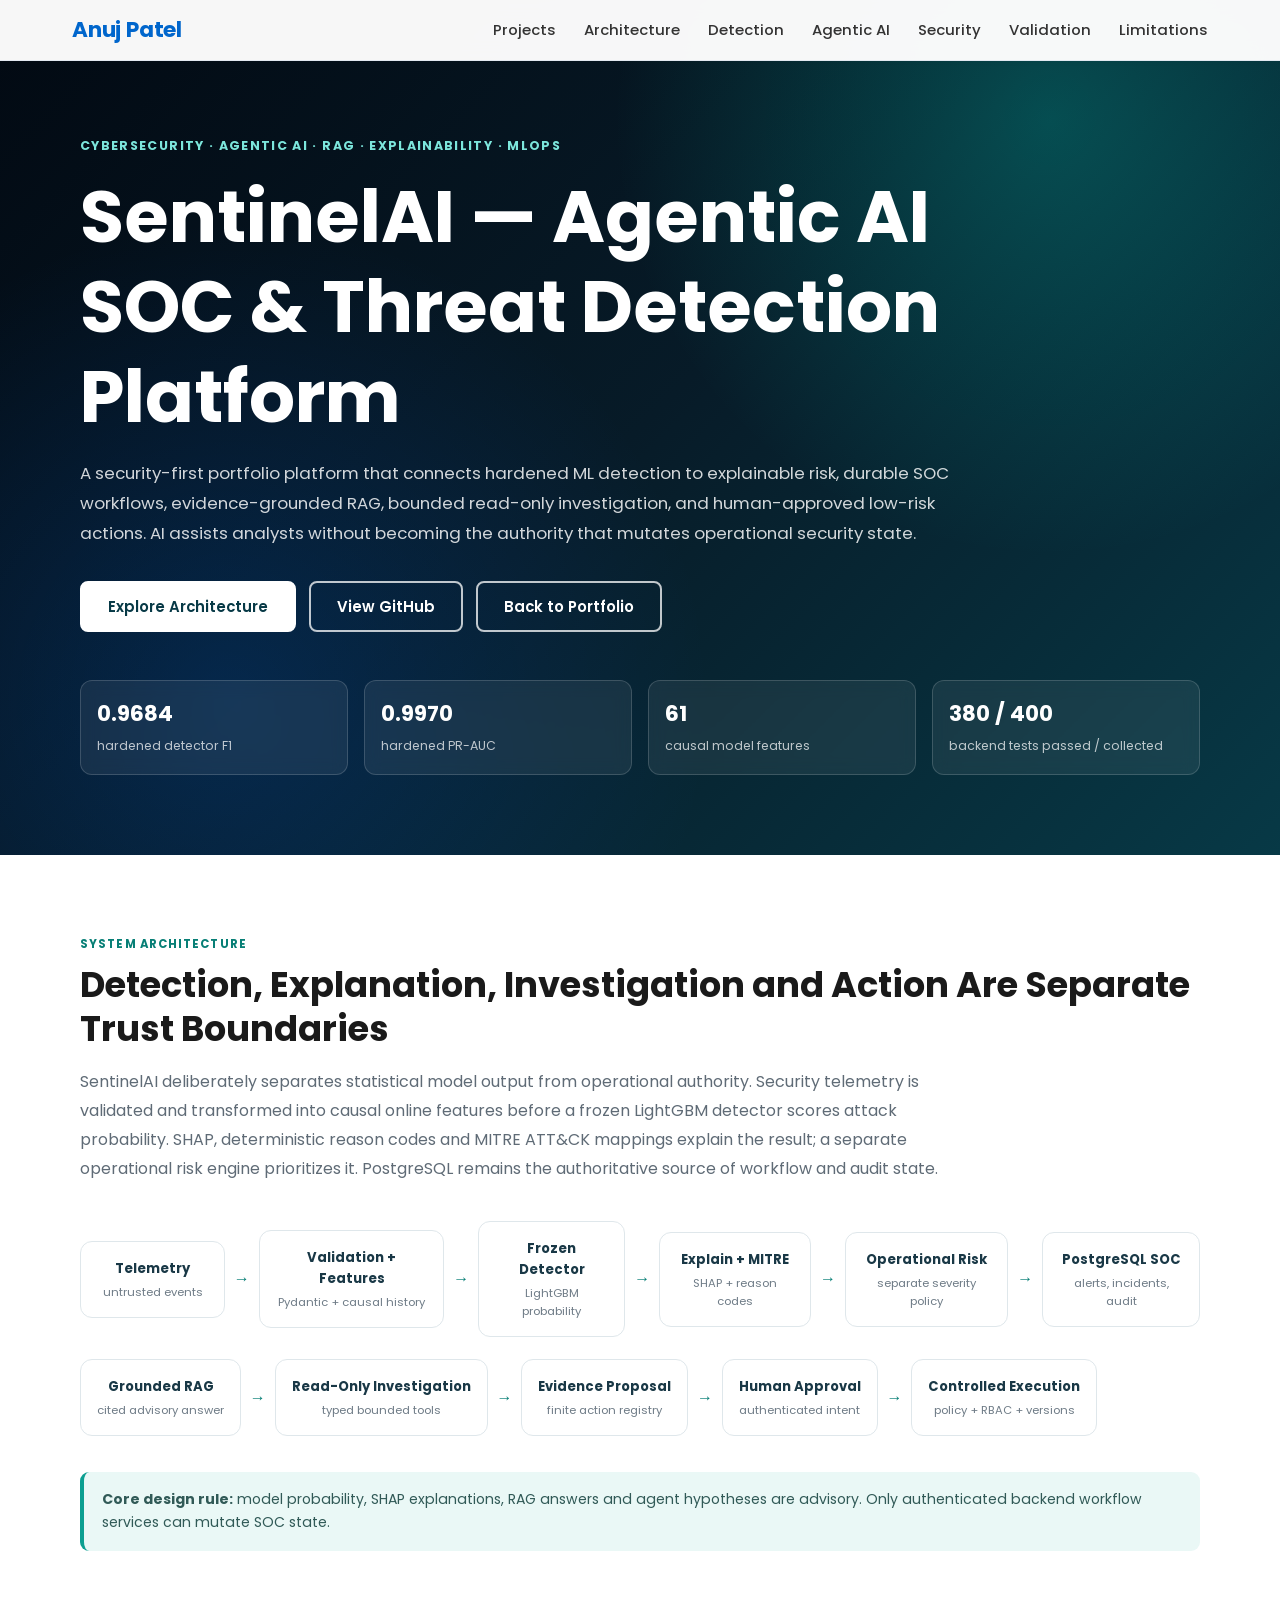
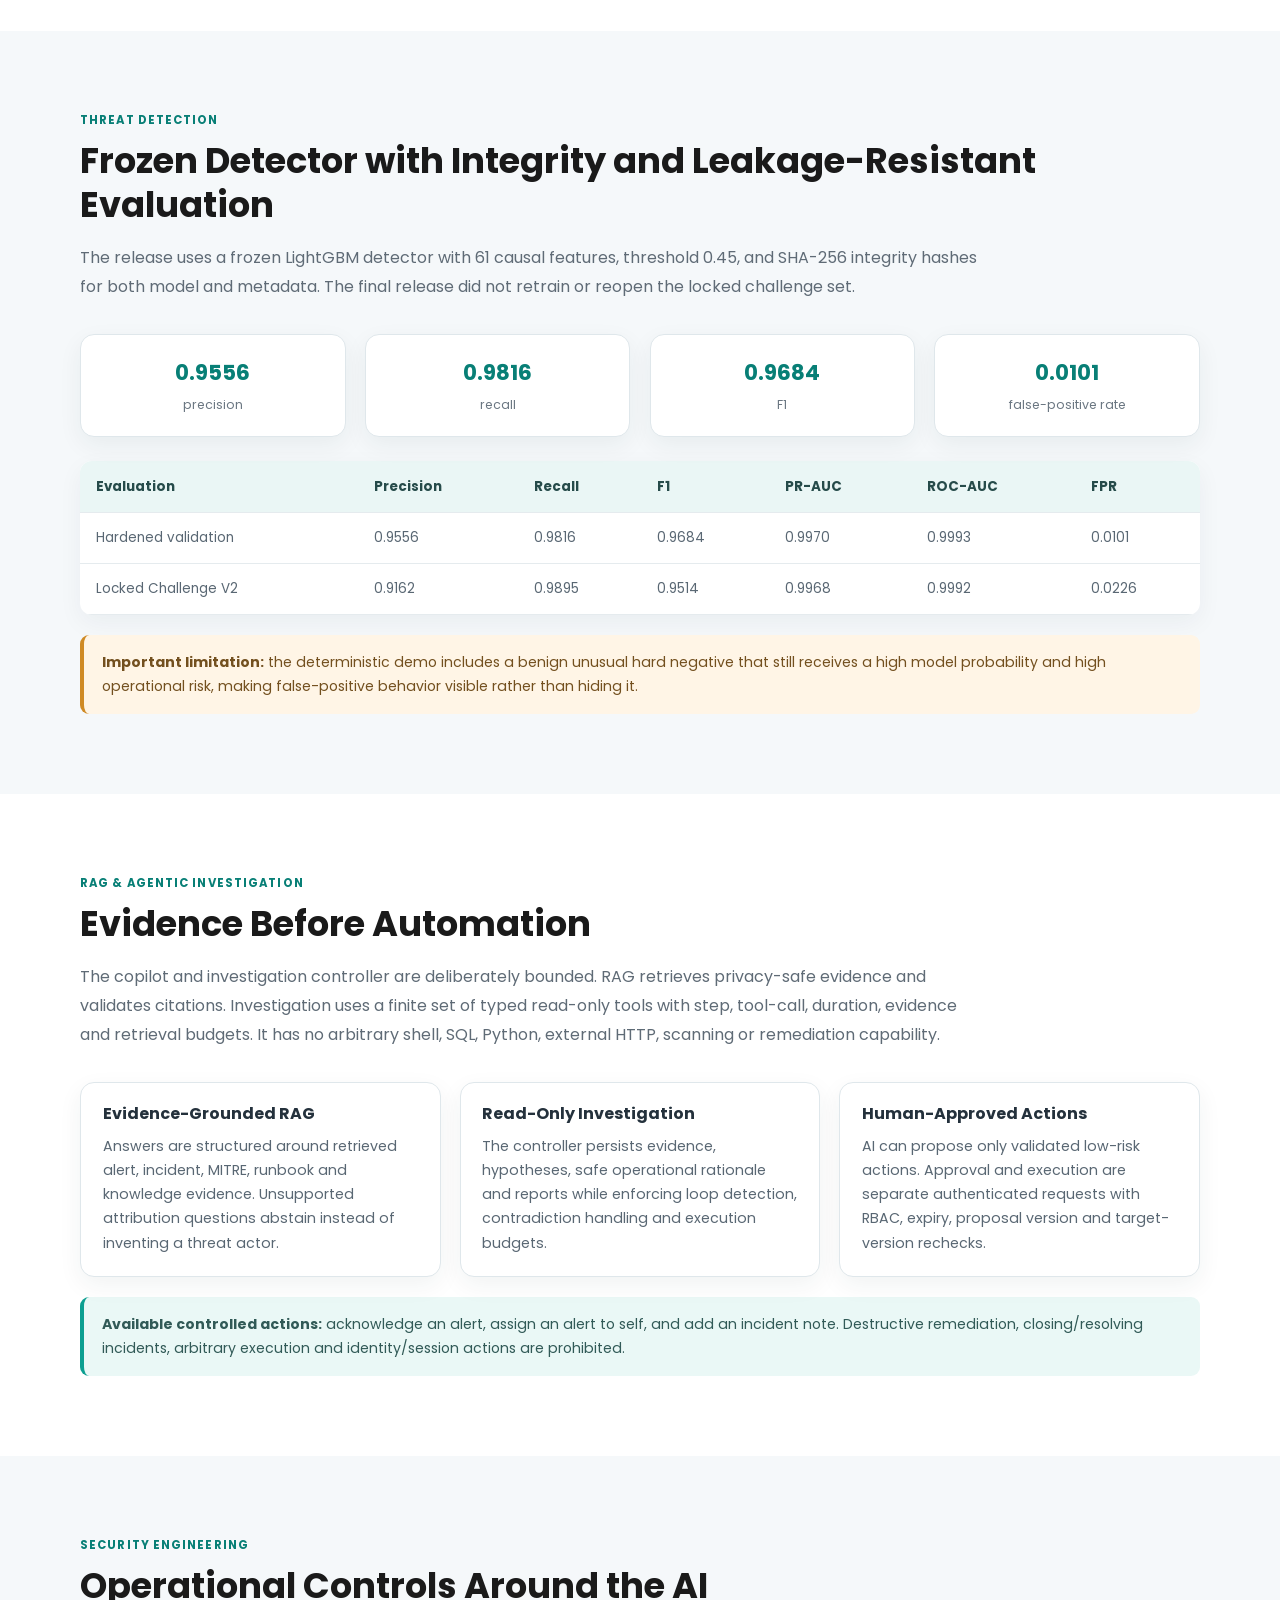
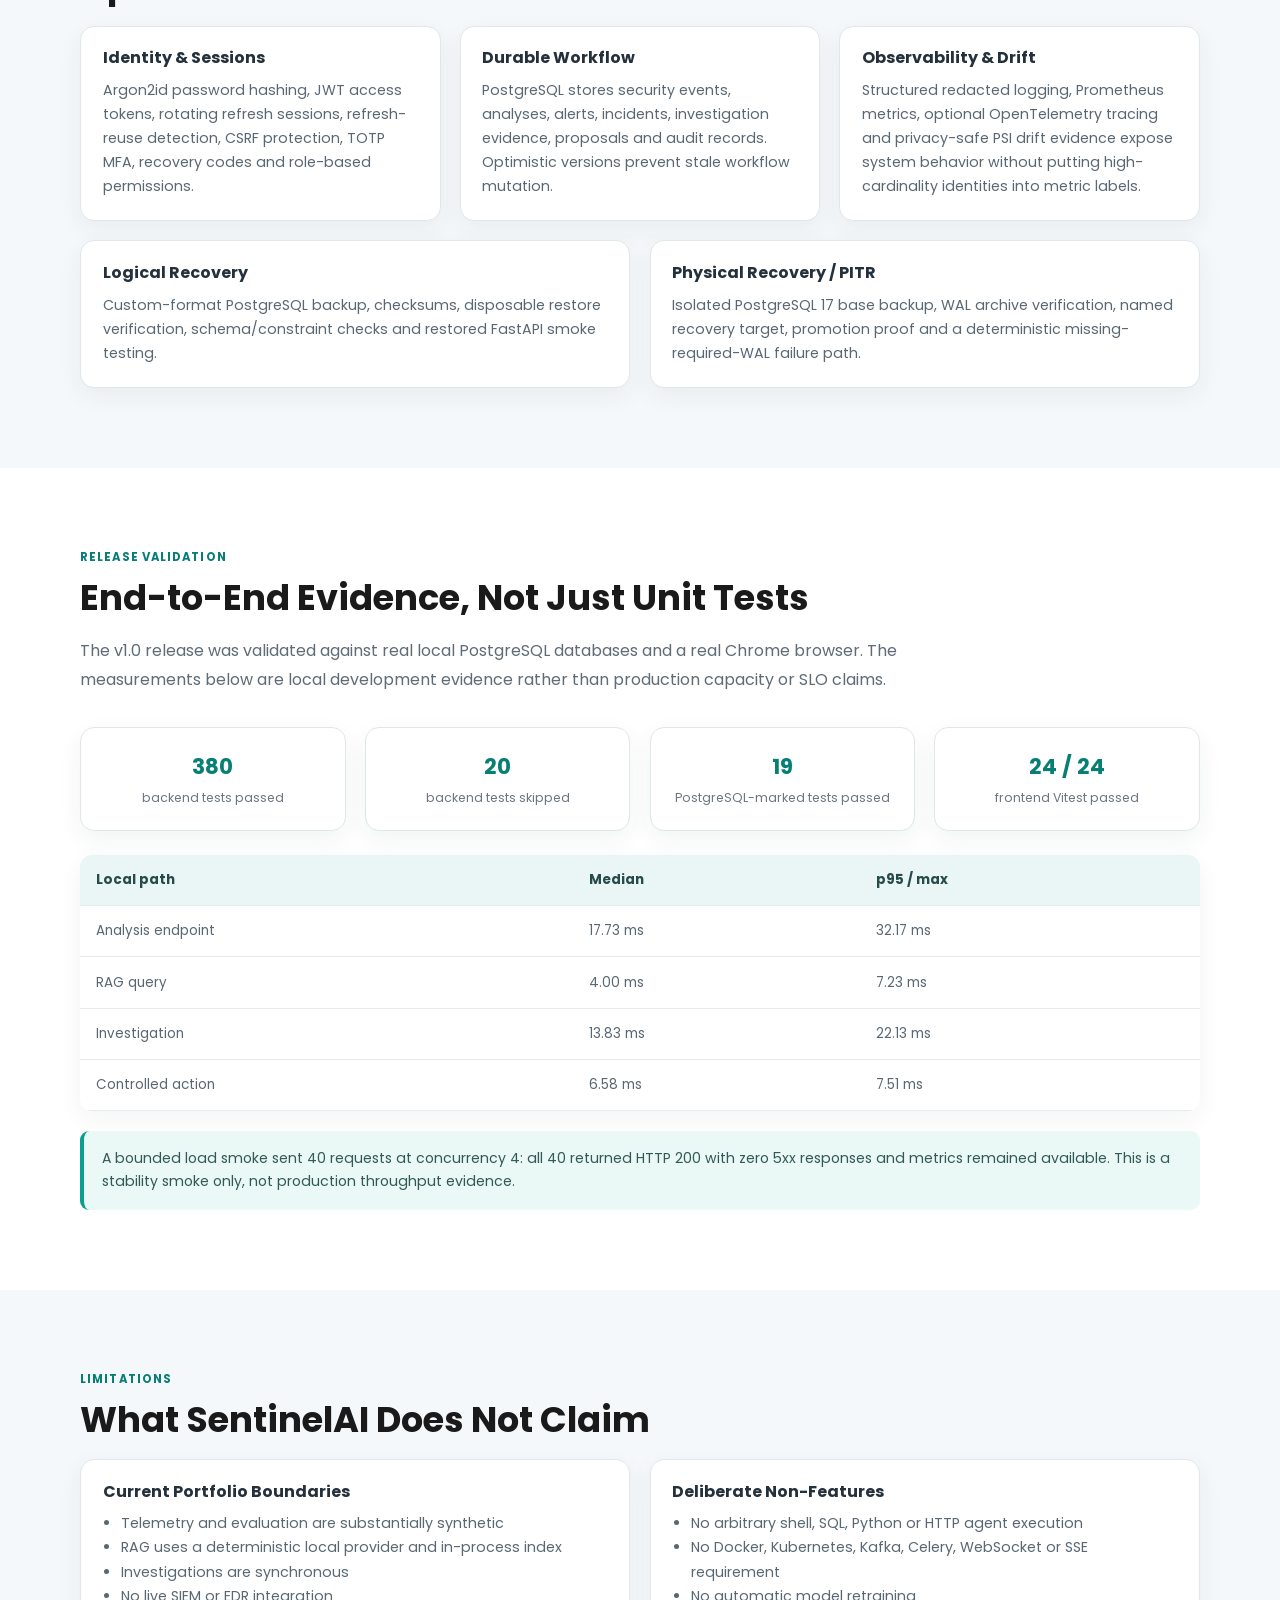
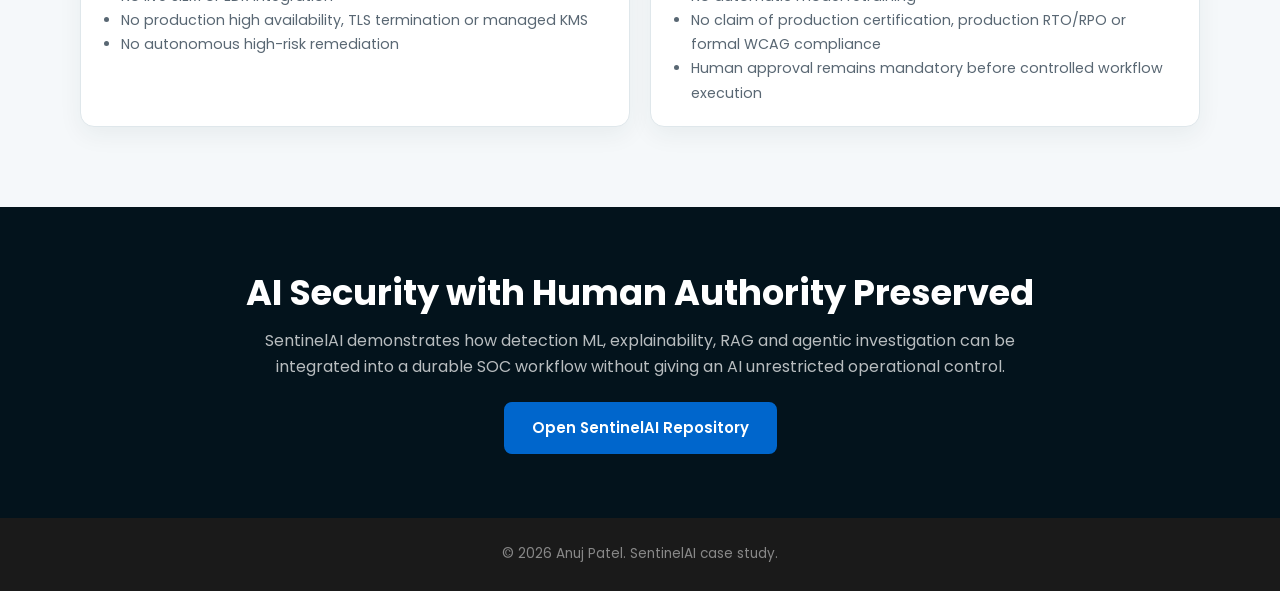
<file: sentinel-ai.html>
<!DOCTYPE html>
<html lang="en">
<head>
<meta charset="UTF-8">
<meta name="viewport" content="width=device-width,initial-scale=1.0">
<title>SentinelAI — Agentic AI SOC | Case Study</title>
<meta name="description" content="Case study for SentinelAI, an AI-assisted SOC platform combining hardened threat detection, SHAP, MITRE ATT&CK, RAG, bounded agentic investigation, human approval, PostgreSQL workflows, observability and recovery validation.">
<link rel="stylesheet" href="styles.css">
<link rel="stylesheet" href="sentinel-ai.css">
<link href="https://fonts.googleapis.com/css2?family=Poppins:wght@300;400;600;700&display=swap" rel="stylesheet">
</head>
<body class="sentinel-body">
<nav class="navbar sentinel-navbar"><div class="nav-container"><div class="logo"><a href="index.html">Anuj Patel</a></div><ul class="nav-menu"><li><a href="index.html#projects">Projects</a></li><li><a href="#architecture">Architecture</a></li><li><a href="#detection">Detection</a></li><li><a href="#agentic">Agentic AI</a></li><li><a href="#security">Security</a></li><li><a href="#validation">Validation</a></li><li><a href="#limits">Limitations</a></li></ul><div class="hamburger"><span></span><span></span><span></span></div></div></nav>
<header class="sentinel-hero"><div class="sentinel-inner"><p class="sentinel-kicker">Cybersecurity · Agentic AI · RAG · Explainability · MLOps</p><h1>SentinelAI — Agentic AI SOC &amp; Threat Detection Platform</h1><p class="sentinel-lead">A security-first portfolio platform that connects hardened ML detection to explainable risk, durable SOC workflows, evidence-grounded RAG, bounded read-only investigation, and human-approved low-risk actions. AI assists analysts without becoming the authority that mutates operational security state.</p><div class="sentinel-actions"><a href="#architecture" class="btn btn-primary">Explore Architecture</a><a href="https://github.com/AnujPatel089/sentinel-ai-soc-platform" target="_blank" rel="noopener" class="btn btn-outline">View GitHub</a><a href="index.html#projects" class="btn btn-outline">Back to Portfolio</a></div><div class="sentinel-metrics"><div class="sentinel-metric"><strong>0.9684</strong><span>hardened detector F1</span></div><div class="sentinel-metric"><strong>0.9970</strong><span>hardened PR-AUC</span></div><div class="sentinel-metric"><strong>61</strong><span>causal model features</span></div><div class="sentinel-metric"><strong>380 / 400</strong><span>backend tests passed / collected</span></div></div></div></header>
<main>
<section id="architecture" class="sentinel-section alt"><div class="sentinel-inner"><p class="sentinel-eyebrow">System Architecture</p><h2>Detection, Explanation, Investigation and Action Are Separate Trust Boundaries</h2><p class="sentinel-intro">SentinelAI deliberately separates statistical model output from operational authority. Security telemetry is validated and transformed into causal online features before a frozen LightGBM detector scores attack probability. SHAP, deterministic reason codes and MITRE ATT&amp;CK mappings explain the result; a separate operational risk engine prioritizes it. PostgreSQL remains the authoritative source of workflow and audit state.</p><div class="sentinel-flow"><div class="sentinel-flow-node"><strong>Telemetry</strong><span>untrusted events</span></div><div class="sentinel-flow-arrow">→</div><div class="sentinel-flow-node"><strong>Validation + Features</strong><span>Pydantic + causal history</span></div><div class="sentinel-flow-arrow">→</div><div class="sentinel-flow-node"><strong>Frozen Detector</strong><span>LightGBM probability</span></div><div class="sentinel-flow-arrow">→</div><div class="sentinel-flow-node"><strong>Explain + MITRE</strong><span>SHAP + reason codes</span></div><div class="sentinel-flow-arrow">→</div><div class="sentinel-flow-node"><strong>Operational Risk</strong><span>separate severity policy</span></div><div class="sentinel-flow-arrow">→</div><div class="sentinel-flow-node"><strong>PostgreSQL SOC</strong><span>alerts, incidents, audit</span></div></div><div class="sentinel-flow"><div class="sentinel-flow-node"><strong>Grounded RAG</strong><span>cited advisory answer</span></div><div class="sentinel-flow-arrow">→</div><div class="sentinel-flow-node"><strong>Read-Only Investigation</strong><span>typed bounded tools</span></div><div class="sentinel-flow-arrow">→</div><div class="sentinel-flow-node"><strong>Evidence Proposal</strong><span>finite action registry</span></div><div class="sentinel-flow-arrow">→</div><div class="sentinel-flow-node"><strong>Human Approval</strong><span>authenticated intent</span></div><div class="sentinel-flow-arrow">→</div><div class="sentinel-flow-node"><strong>Controlled Execution</strong><span>policy + RBAC + versions</span></div></div><div class="sentinel-callout"><strong>Core design rule:</strong> model probability, SHAP explanations, RAG answers and agent hypotheses are advisory. Only authenticated backend workflow services can mutate SOC state.</div></div></section>
<section id="detection" class="sentinel-section"><div class="sentinel-inner"><p class="sentinel-eyebrow">Threat Detection</p><h2>Frozen Detector with Integrity and Leakage-Resistant Evaluation</h2><p class="sentinel-intro">The release uses a frozen LightGBM detector with 61 causal features, threshold 0.45, and SHA-256 integrity hashes for both model and metadata. The final release did not retrain or reopen the locked challenge set.</p><div class="sentinel-grid-4"><div class="sentinel-card metric"><strong>0.9556</strong><span>precision</span></div><div class="sentinel-card metric"><strong>0.9816</strong><span>recall</span></div><div class="sentinel-card metric"><strong>0.9684</strong><span>F1</span></div><div class="sentinel-card metric"><strong>0.0101</strong><span>false-positive rate</span></div></div><table class="sentinel-table" style="margin-top:1.5rem"><thead><tr><th>Evaluation</th><th>Precision</th><th>Recall</th><th>F1</th><th>PR-AUC</th><th>ROC-AUC</th><th>FPR</th></tr></thead><tbody><tr><td>Hardened validation</td><td>0.9556</td><td>0.9816</td><td>0.9684</td><td>0.9970</td><td>0.9993</td><td>0.0101</td></tr><tr><td>Locked Challenge V2</td><td>0.9162</td><td>0.9895</td><td>0.9514</td><td>0.9968</td><td>0.9992</td><td>0.0226</td></tr></tbody></table><div class="sentinel-callout warning"><strong>Important limitation:</strong> the deterministic demo includes a benign unusual hard negative that still receives a high model probability and high operational risk, making false-positive behavior visible rather than hiding it.</div></div></section>
<section id="agentic" class="sentinel-section alt"><div class="sentinel-inner"><p class="sentinel-eyebrow">RAG &amp; Agentic Investigation</p><h2>Evidence Before Automation</h2><p class="sentinel-intro">The copilot and investigation controller are deliberately bounded. RAG retrieves privacy-safe evidence and validates citations. Investigation uses a finite set of typed read-only tools with step, tool-call, duration, evidence and retrieval budgets. It has no arbitrary shell, SQL, Python, external HTTP, scanning or remediation capability.</p><div class="sentinel-grid-3"><article class="sentinel-card"><h3>Evidence-Grounded RAG</h3><p>Answers are structured around retrieved alert, incident, MITRE, runbook and knowledge evidence. Unsupported attribution questions abstain instead of inventing a threat actor.</p></article><article class="sentinel-card"><h3>Read-Only Investigation</h3><p>The controller persists evidence, hypotheses, safe operational rationale and reports while enforcing loop detection, contradiction handling and execution budgets.</p></article><article class="sentinel-card"><h3>Human-Approved Actions</h3><p>AI can propose only validated low-risk actions. Approval and execution are separate authenticated requests with RBAC, expiry, proposal version and target-version rechecks.</p></article></div><div class="sentinel-callout"><strong>Available controlled actions:</strong> acknowledge an alert, assign an alert to self, and add an incident note. Destructive remediation, closing/resolving incidents, arbitrary execution and identity/session actions are prohibited.</div></div></section>
<section id="security" class="sentinel-section"><div class="sentinel-inner"><p class="sentinel-eyebrow">Security Engineering</p><h2>Operational Controls Around the AI</h2><div class="sentinel-grid-3"><article class="sentinel-card"><h3>Identity &amp; Sessions</h3><p>Argon2id password hashing, JWT access tokens, rotating refresh sessions, refresh-reuse detection, CSRF protection, TOTP MFA, recovery codes and role-based permissions.</p></article><article class="sentinel-card"><h3>Durable Workflow</h3><p>PostgreSQL stores security events, analyses, alerts, incidents, investigation evidence, proposals and audit records. Optimistic versions prevent stale workflow mutation.</p></article><article class="sentinel-card"><h3>Observability &amp; Drift</h3><p>Structured redacted logging, Prometheus metrics, optional OpenTelemetry tracing and privacy-safe PSI drift evidence expose system behavior without putting high-cardinality identities into metric labels.</p></article></div><div class="sentinel-grid-2" style="margin-top:1.2rem"><article class="sentinel-card"><h3>Logical Recovery</h3><p>Custom-format PostgreSQL backup, checksums, disposable restore verification, schema/constraint checks and restored FastAPI smoke testing.</p></article><article class="sentinel-card"><h3>Physical Recovery / PITR</h3><p>Isolated PostgreSQL 17 base backup, WAL archive verification, named recovery target, promotion proof and a deterministic missing-required-WAL failure path.</p></article></div></div></section>
<section id="validation" class="sentinel-section alt"><div class="sentinel-inner"><p class="sentinel-eyebrow">Release Validation</p><h2>End-to-End Evidence, Not Just Unit Tests</h2><p class="sentinel-intro">The v1.0 release was validated against real local PostgreSQL databases and a real Chrome browser. The measurements below are local development evidence rather than production capacity or SLO claims.</p><div class="sentinel-grid-4"><div class="sentinel-card metric"><strong>380</strong><span>backend tests passed</span></div><div class="sentinel-card metric"><strong>20</strong><span>backend tests skipped</span></div><div class="sentinel-card metric"><strong>19</strong><span>PostgreSQL-marked tests passed</span></div><div class="sentinel-card metric"><strong>24 / 24</strong><span>frontend Vitest passed</span></div></div><table class="sentinel-table" style="margin-top:1.5rem"><thead><tr><th>Local path</th><th>Median</th><th>p95 / max</th></tr></thead><tbody><tr><td>Analysis endpoint</td><td>17.73 ms</td><td>32.17 ms</td></tr><tr><td>RAG query</td><td>4.00 ms</td><td>7.23 ms</td></tr><tr><td>Investigation</td><td>13.83 ms</td><td>22.13 ms</td></tr><tr><td>Controlled action</td><td>6.58 ms</td><td>7.51 ms</td></tr></tbody></table><div class="sentinel-callout">A bounded load smoke sent 40 requests at concurrency 4: all 40 returned HTTP 200 with zero 5xx responses and metrics remained available. This is a stability smoke only, not production throughput evidence.</div></div></section>
<section id="limits" class="sentinel-section"><div class="sentinel-inner"><p class="sentinel-eyebrow">Limitations</p><h2>What SentinelAI Does Not Claim</h2><div class="sentinel-grid-2"><article class="sentinel-card"><h3>Current Portfolio Boundaries</h3><ul><li>Telemetry and evaluation are substantially synthetic</li><li>RAG uses a deterministic local provider and in-process index</li><li>Investigations are synchronous</li><li>No live SIEM or EDR integration</li><li>No production high availability, TLS termination or managed KMS</li><li>No autonomous high-risk remediation</li></ul></article><article class="sentinel-card"><h3>Deliberate Non-Features</h3><ul><li>No arbitrary shell, SQL, Python or HTTP agent execution</li><li>No Docker, Kubernetes, Kafka, Celery, WebSocket or SSE requirement</li><li>No automatic model retraining</li><li>No claim of production certification, production RTO/RPO or formal WCAG compliance</li><li>Human approval remains mandatory before controlled workflow execution</li></ul></article></div></div></section>
</main>
<section class="sentinel-footer-cta"><h2>AI Security with Human Authority Preserved</h2><p>SentinelAI demonstrates how detection ML, explainability, RAG and agentic investigation can be integrated into a durable SOC workflow without giving an AI unrestricted operational control.</p><a href="https://github.com/AnujPatel089/sentinel-ai-soc-platform" target="_blank" rel="noopener" class="btn btn-primary">Open SentinelAI Repository</a></section>
<footer><p>&copy; 2026 Anuj Patel. SentinelAI case study.</p></footer>
<script>const h=document.querySelector('.hamburger'),n=document.querySelector('.nav-menu');h.addEventListener('click',()=>{h.classList.toggle('active');n.classList.toggle('active')});document.querySelectorAll('a[href^="#"]').forEach(a=>a.addEventListener('click',function(e){const t=document.querySelector(this.getAttribute('href'));if(t){e.preventDefault();t.scrollIntoView({behavior:'smooth'})}}));</script>
</body>
</html>
</file>
<file: styles.css>
/* ============================================================
   Portfolio Styles – Anuj Patel | AI Engineer & Full-Stack Dev
   ============================================================ */

:root {
    --primary:    #0066cc;
    --primary-dk: #00509e;
    --heading:    #1a1a1a;
    --body:       #333333;
    --muted:      #666666;
    --bg-alt:     #f5f8fc;
    --border:     #e2e8f0;
    --radius:     10px;
    --radius-lg:  14px;
    --shadow-sm:  0 2px 8px rgba(0, 0, 0, 0.07);
    --shadow-md:  0 4px 16px rgba(0, 0, 0, 0.10);
    --shadow-lg:  0 8px 28px rgba(0, 0, 0, 0.14);
    --ease:       0.2s ease;
}

* {
    margin: 0;
    padding: 0;
    box-sizing: border-box;
}

html { scroll-behavior: smooth; }

body {
    font-family: 'Poppins', -apple-system, BlinkMacSystemFont, 'Segoe UI', sans-serif;
    color: var(--body);
    line-height: 1.6;
    background: #fff;
}

h1, h2, h3 {
    font-weight: 700;
    line-height: 1.25;
}

/* ─── NAVIGATION ───────────────────────────────────────────── */

.navbar {
    position: fixed;
    top: 0;
    width: 100%;
    background: rgba(255, 255, 255, 0.97);
    backdrop-filter: blur(10px);
    border-bottom: 1px solid var(--border);
    box-shadow: 0 1px 10px rgba(0, 0, 0, 0.07);
    z-index: 1000;
    padding: 0.8rem 0;
}

.nav-container {
    max-width: 1200px;
    margin: 0 auto;
    padding: 0 2rem;
    display: flex;
    justify-content: space-between;
    align-items: center;
}

.logo {
    font-size: 1.35rem;
    font-weight: 700;
    color: var(--primary);
    letter-spacing: -0.2px;
}

.nav-menu {
    display: flex;
    list-style: none;
    gap: 1.75rem;
}

.nav-menu a {
    text-decoration: none;
    color: var(--body);
    font-weight: 500;
    font-size: 0.93rem;
    transition: color var(--ease);
}

.nav-menu a:hover { color: var(--primary); }

.hamburger {
    display: none;
    flex-direction: column;
    cursor: pointer;
    gap: 5px;
}

.hamburger span {
    display: block;
    width: 24px;
    height: 2px;
    background: var(--heading);
    border-radius: 2px;
    transition: 0.3s;
}

/* ─── HERO ─────────────────────────────────────────────────── */

.hero {
    min-height: 100vh;
    display: flex;
    align-items: center;
    justify-content: center;
    text-align: center;
    padding: 6rem 2rem 4rem;
    background: linear-gradient(140deg, #0a3d91 0%, #0066cc 55%, #0082e6 100%);
    color: #fff;
}

.hero-content { max-width: 740px; }

.profile-img {
    width: 175px;
    height: 175px;
    border-radius: 50%;
    border: 4px solid rgba(255, 255, 255, 0.85);
    margin-bottom: 1.75rem;
    box-shadow: 0 6px 30px rgba(0, 0, 0, 0.25);
    object-fit: cover;
}

.hero h1 {
    font-size: clamp(2rem, 5vw, 3rem);
    margin-bottom: 0.6rem;
    color: #fff;
}

.highlight { color: #ffdd57; }

.hero-subtitle {
    font-size: clamp(1.1rem, 2.5vw, 1.5rem);
    font-weight: 600;
    color: rgba(255, 255, 255, 0.92);
    margin-bottom: 1rem;
}

.hero-desc {
    font-size: clamp(0.95rem, 1.8vw, 1.08rem);
    color: rgba(255, 255, 255, 0.84);
    max-width: 600px;
    margin: 0 auto 2.25rem;
    line-height: 1.65;
}

.hero-buttons {
    display: flex;
    flex-wrap: wrap;
    justify-content: center;
    gap: 12px;
}

/* ─── BUTTONS ──────────────────────────────────────────────── */

.btn {
    display: inline-flex;
    align-items: center;
    justify-content: center;
    padding: 12px 26px;
    border-radius: 8px;
    text-decoration: none;
    font-weight: 600;
    font-size: 0.93rem;
    min-height: 46px;
    transition: all var(--ease);
    cursor: pointer;
    white-space: nowrap;
}

.btn-primary {
    background: var(--primary);
    color: #fff;
    border: 2px solid var(--primary);
}

.btn-primary:hover {
    background: var(--primary-dk);
    border-color: var(--primary-dk);
}

.btn-outline {
    background: transparent;
    color: #fff;
    border: 2px solid rgba(255, 255, 255, 0.75);
}

.btn-outline:hover {
    background: rgba(255, 255, 255, 0.15);
    border-color: #fff;
}

/* ─── SECTION BASE ─────────────────────────────────────────── */

section { padding: 5rem 2rem; }

section h2 {
    text-align: center;
    font-size: clamp(1.7rem, 3.5vw, 2.2rem);
    color: var(--heading);
    margin-bottom: 3rem;
}

/* ─── ABOUT ────────────────────────────────────────────────── */

.about { background: var(--bg-alt); }

.about-content {
    max-width: 800px;
    margin: 0 auto;
}

.about-text { font-size: 1rem; }

.about-text p {
    margin-bottom: 1.15rem;
    line-height: 1.75;
    color: var(--body);
}

.about-text p:last-child { margin-bottom: 0; }

.about-highlight {
    font-weight: 600;
    color: var(--primary) !important;
}

.about-cta {
    font-weight: 600;
    color: var(--primary) !important;
}

/* ─── SKILLS ───────────────────────────────────────────────── */

.skills {
    max-width: 1200px;
    margin: 0 auto;
}

.skills-grid {
    display: grid;
    grid-template-columns: repeat(4, 1fr);
    gap: 1.5rem;
}

.skill-card {
    background: #fff;
    border: 1px solid var(--border);
    border-radius: var(--radius-lg);
    padding: 1.75rem 1.5rem;
    box-shadow: var(--shadow-sm);
    transition: transform var(--ease), box-shadow var(--ease);
    min-height: 255px;
}

.skill-card:hover {
    transform: translateY(-3px);
    box-shadow: var(--shadow-md);
}

.skill-icon {
    font-size: 1.65rem;
    margin-bottom: 0.65rem;
}

.skill-card h3 {
    font-size: 0.98rem;
    font-weight: 700;
    color: var(--heading);
    margin-bottom: 1rem;
}

.skill-card ul { list-style: none; }

.skill-card li {
    display: flex;
    align-items: center;
    gap: 6px;
    font-size: 0.88rem;
    color: #4a5568;
    padding: 0.28rem 0;
    line-height: 1.5;
}

.skill-card li::before {
    content: "•";
    color: var(--primary);
    font-weight: 700;
    font-size: 1rem;
    flex-shrink: 0;
}

.learning-tag {
    background: #e6f4ea;
    color: #277a3a;
    font-size: 0.68rem;
    font-weight: 700;
    padding: 1px 7px;
    border-radius: 20px;
    letter-spacing: 0.2px;
}

/* ─── PROJECTS ─────────────────────────────────────────────── */

.projects {
    max-width: 1200px;
    margin: 0 auto;
}

.projects-grid {
    display: grid;
    grid-template-columns: repeat(3, 1fr);
    gap: 1.75rem;
}

.project-card {
    background: #fff;
    border: 1px solid var(--border);
    border-radius: var(--radius-lg);
    overflow: hidden;
    box-shadow: 0 4px 12px rgba(0, 0, 0, 0.08);
    transition: transform 0.25s ease, box-shadow 0.25s ease;
    display: flex;
    flex-direction: column;
    min-height: 500px;
}

.project-card:hover {
    transform: translateY(-4px);
    box-shadow: var(--shadow-lg);
}

.project-img-wrap {
    position: relative;
    overflow: hidden;
    flex-shrink: 0;
}

.project-img-wrap img {
    width: 100%;
    height: 185px;
    object-fit: cover;
    display: block;
    transition: transform 0.3s ease;
}

.project-card:hover .project-img-wrap img {
    transform: scale(1.04);
}

.date-badge {
    position: absolute;
    top: 10px;
    right: 10px;
    background: rgba(0, 0, 0, 0.58);
    color: #fff;
    font-size: 0.72rem;
    font-weight: 500;
    padding: 3px 9px;
    border-radius: 20px;
    backdrop-filter: blur(4px);
}

.project-body {
    padding: 1.25rem 1.35rem 1.35rem;
    display: flex;
    flex-direction: column;
    flex: 1;
}

.project-body h3 {
    font-size: 1rem;
    font-weight: 700;
    color: var(--heading);
    margin-bottom: 0.55rem;
    line-height: 1.35;
}

.project-desc {
    font-size: 0.87rem;
    color: #555;
    line-height: 1.6;
    margin-bottom: 0.8rem;
}

.project-impact {
    font-size: 0.835rem;
    font-weight: 600;
    color: var(--primary);
    line-height: 1.5;
    padding: 0.55rem 0.75rem;
    background: #eef5ff;
    border-left: 3px solid var(--primary);
    border-radius: 0 6px 6px 0;
    margin-bottom: 1rem;
}

.tech-badges {
    display: flex;
    flex-wrap: wrap;
    gap: 0.38rem;
    margin-top: auto;
    margin-bottom: 1rem;
}

.tech-badges span {
    background: #f0f4f8;
    color: #3a4a5c;
    border-radius: 20px;
    font-size: 0.74rem;
    font-weight: 600;
    padding: 3px 10px;
}

.project-links {
    display: flex;
    flex-wrap: wrap;
    gap: 0.55rem;
}

.btn-link {
    display: inline-flex;
    align-items: center;
    justify-content: center;
    padding: 6px 16px;
    border-radius: 6px;
    font-size: 0.8rem;
    font-weight: 600;
    text-decoration: none;
    border: 1.5px solid;
    min-height: 32px;
    transition: all var(--ease);
    white-space: nowrap;
}

.btn-github {
    color: var(--primary);
    border-color: var(--primary);
    background: transparent;
}

.btn-github:hover {
    background: var(--primary);
    color: #fff;
}

.btn-demo {
    color: #2d8a47;
    border-color: #2d8a47;
    background: transparent;
}

.btn-demo:hover {
    background: #2d8a47;
    color: #fff;
}

/* ─── CONTACT ──────────────────────────────────────────────── */

.contact {
    background: var(--bg-alt);
    text-align: center;
}

.contact-content {
    max-width: 680px;
    margin: 0 auto;
}

.contact-intro {
    font-size: 1.05rem;
    color: var(--body);
    line-height: 1.65;
    margin-bottom: 2.25rem;
}

.contact-links {
    display: flex;
    justify-content: center;
    flex-wrap: wrap;
    gap: 1rem;
    margin-bottom: 1.75rem;
}

.btn-contact {
    display: inline-flex;
    align-items: center;
    justify-content: center;
    padding: 11px 28px;
    border: 2px solid var(--primary);
    border-radius: 8px;
    color: var(--primary);
    background: transparent;
    font-weight: 600;
    font-size: 0.93rem;
    text-decoration: none;
    min-height: 46px;
    min-width: 120px;
    transition: all var(--ease);
    white-space: nowrap;
}

.btn-contact:hover {
    background: var(--primary);
    color: #fff;
}

.contact-info {
    font-size: 0.88rem;
    color: var(--muted);
}

/* ─── FOOTER ───────────────────────────────────────────────── */

footer {
    background: #1a1a1a;
    color: #888;
    text-align: center;
    padding: 1.6rem 2rem;
    font-size: 0.85rem;
}

footer a {
    color: var(--primary);
    text-decoration: none;
}

footer a:hover { text-decoration: underline; }

/* ─── RESPONSIVE: 1024px ───────────────────────────────────── */

@media (max-width: 1024px) {
    .skills-grid {
        grid-template-columns: repeat(2, 1fr);
    }

    .projects-grid {
        grid-template-columns: repeat(2, 1fr);
    }
}

/* ─── RESPONSIVE: 768px ────────────────────────────────────── */

@media (max-width: 768px) {
    .hamburger { display: flex; }

    .nav-menu {
        position: fixed;
        top: 58px;
        left: -100%;
        flex-direction: column;
        width: 100%;
        background: #fff;
        border-top: 1px solid var(--border);
        box-shadow: 0 8px 20px rgba(0, 0, 0, 0.08);
        padding: 1.25rem 0 1.5rem;
        gap: 0;
        transition: left 0.3s;
        text-align: center;
    }

    .nav-menu.active { left: 0; }
    .nav-menu li { padding: 0.7rem 0; }

    .hero { padding: 5rem 1.5rem 3rem; }

    .hero-buttons {
        flex-direction: column;
        align-items: center;
    }

    .btn { width: 220px; }

    section { padding: 3.5rem 1.25rem; }

    .skills-grid {
        grid-template-columns: repeat(2, 1fr);
        gap: 1rem;
    }

    .skill-card { min-height: auto; }

    .projects-grid { grid-template-columns: 1fr; }

    .project-card { min-height: auto; }

    .contact-links {
        flex-direction: column;
        align-items: center;
    }

    .btn-contact { width: 240px; }
}

/* ─── RESPONSIVE: 480px ────────────────────────────────────── */

@media (max-width: 480px) {
    .nav-container { padding: 0 1rem; }

    .profile-img {
        width: 140px;
        height: 140px;
    }

    .skills-grid { grid-template-columns: 1fr; }

    .btn {
        width: 100%;
        max-width: 260px;
    }

    .project-body { padding: 1rem 1.1rem; }

    .project-img-wrap img { height: 160px; }
}

/* ─── HAMBURGER ANIMATION ──────────────────────────────────── */

.hamburger.active span:nth-child(1) {
    transform: rotate(-45deg) translate(-5px, 5px);
}

.hamburger.active span:nth-child(2) { opacity: 0; }

.hamburger.active span:nth-child(3) {
    transform: rotate(45deg) translate(-5px, -5px);
}
</file>
<file: fraud-case-study.css>
/* Credit Card Fraud AI case-study styles */
.fraud-body { background: #f7f9fc; }
.fraud-navbar .logo a { color: #7c3aed; text-decoration: none; }
.fraud-hero {
    padding: 8.5rem 2rem 5rem;
    color: #fff;
    background:
        radial-gradient(circle at 85% 15%, rgba(196, 181, 253, .30), transparent 32%),
        linear-gradient(135deg, #1e1b4b, #4c1d95 55%, #7c3aed);
}
.fraud-inner { max-width: 1120px; margin: 0 auto; }
.fraud-kicker { font-size: .8rem; font-weight: 700; letter-spacing: 1.3px; text-transform: uppercase; color: #ddd6fe; margin-bottom: 1rem; }
.fraud-hero h1 { font-size: clamp(2.2rem, 6vw, 4.2rem); max-width: 900px; color: #fff; margin-bottom: 1rem; }
.fraud-lead { max-width: 900px; font-size: 1.05rem; color: rgba(255,255,255,.86); line-height: 1.8; }
.fraud-actions { display:flex; gap:.8rem; flex-wrap:wrap; margin-top:2rem; }
.fraud-hero .btn-primary { background:#fff; color:#4c1d95; border-color:#fff; }
.fraud-metrics { display:grid; grid-template-columns:repeat(4,1fr); gap:1rem; margin-top:3rem; }
.fraud-metric { padding:1rem; border:1px solid rgba(255,255,255,.18); background:rgba(255,255,255,.08); border-radius:12px; backdrop-filter:blur(8px); }
.fraud-metric strong { display:block; font-size:1.35rem; }
.fraud-metric span { color:rgba(255,255,255,.74); font-size:.8rem; }
.fraud-section { padding:5rem 2rem; }
.fraud-section.alt { background:#fff; }
.fraud-section h2 { text-align:left; margin-bottom:1.2rem; }
.fraud-intro { max-width:900px; color:#5a6472; line-height:1.8; margin-bottom:2rem; }
.fraud-eyebrow { color:#7c3aed; text-transform:uppercase; font-size:.72rem; font-weight:700; letter-spacing:1.1px; margin-bottom:.6rem; }
.fraud-grid-2,.fraud-grid-3,.fraud-grid-4 { display:grid; gap:1.25rem; }
.fraud-grid-2 { grid-template-columns:repeat(2,1fr); }
.fraud-grid-3 { grid-template-columns:repeat(3,1fr); }
.fraud-grid-4 { grid-template-columns:repeat(4,1fr); }
.fraud-card { background:#fff; border:1px solid var(--border); border-radius:14px; padding:1.4rem; box-shadow:var(--shadow-sm); }
.fraud-card h3 { margin-bottom:.7rem; font-size:1rem; }
.fraud-card p,.fraud-card li { color:#566171; font-size:.9rem; line-height:1.7; }
.fraud-card ul { margin-left:1.15rem; }
.metric-card { text-align:center; background:linear-gradient(180deg,#faf8ff,#f3efff); border-color:#e5dcff; }
.metric-card strong { display:block; color:#6d28d9; font-size:1.75rem; }
.metric-card span { color:#667085; font-size:.82rem; }
.pipeline { display:flex; gap:.65rem; align-items:center; overflow-x:auto; padding:.5rem 0 .8rem; }
.pipeline-node { min-width:145px; text-align:center; background:#fff; border:1px solid var(--border); border-radius:12px; padding:1rem; box-shadow:var(--shadow-sm); }
.pipeline-node strong { display:block; color:#3b2c62; font-size:.84rem; }
.pipeline-node span { display:block; color:#718096; font-size:.72rem; margin-top:.3rem; }
.pipeline-arrow { color:#7c3aed; font-weight:700; }
.fraud-callout { margin-top:1.25rem; padding:1rem 1.1rem; border-radius:10px; background:#f4f0ff; color:#4c3b78; border-left:4px solid #7c3aed; font-size:.88rem; line-height:1.65; }
.warning-callout { background:#fff7ed; color:#7c4a12; border-left-color:#d97706; }
.threshold-table { width:100%; border-collapse:collapse; background:#fff; border-radius:12px; overflow:hidden; box-shadow:var(--shadow-sm); }
.threshold-table th,.threshold-table td { padding:.9rem 1rem; border-bottom:1px solid var(--border); text-align:left; font-size:.86rem; }
.threshold-table th { background:#f3efff; color:#3b2c62; }
.threshold-table td { color:#566171; }
.fraud-footer-cta { text-align:center; padding:4rem 2rem; background:#1f1638; color:#fff; }
.fraud-footer-cta h2 { color:#fff; margin-bottom:.8rem; }
.fraud-footer-cta p { color:rgba(255,255,255,.74); max-width:820px; margin:0 auto 1.4rem; }
@media (max-width:900px) {
    .fraud-metrics,.fraud-grid-4 { grid-template-columns:repeat(2,1fr); }
    .fraud-grid-3 { grid-template-columns:1fr; }
}
@media (max-width:650px) {
    .fraud-metrics,.fraud-grid-2,.fraud-grid-4 { grid-template-columns:1fr; }
    .fraud-hero { padding-top:7rem; }
    .fraud-hero h1 { font-size:2.2rem; }
    .threshold-table { display:block; overflow-x:auto; }
}
</file>
<file: capstone.css>
/* SympDirect flagship project and case-study styles */

.flagship-project {
    grid-column: 1 / -1;
    display: grid;
    grid-template-columns: minmax(300px, 0.9fr) 1.6fr;
    min-height: auto;
    border: 2px solid rgba(0, 102, 204, 0.18);
}

.flagship-project .project-img-wrap { min-height: 100%; }

.capstone-visual {
    min-height: 430px;
    display: flex;
    align-items: center;
    justify-content: center;
    color: #fff;
    background:
        radial-gradient(circle at 20% 20%, rgba(86, 190, 255, 0.34), transparent 38%),
        linear-gradient(145deg, #031a33, #06457d 56%, #0072ce);
}

.capstone-overlay { text-align: center; padding: 3rem 2rem; }
.capstone-icon { font-size: 4rem; margin-bottom: 1rem; }
.capstone-overlay h3 { color: #fff; font-size: 1.55rem; margin-bottom: 0.4rem; }
.capstone-overlay p { color: rgba(255,255,255,.82); font-size: .9rem; }

.flagship-badge,
.status-badge {
    display: inline-block;
    padding: 6px 14px;
    border-radius: 999px;
    font-size: .7rem;
    font-weight: 700;
    letter-spacing: .8px;
    text-transform: uppercase;
}

.flagship-badge {
    margin-bottom: 2rem;
    color: #fff;
    border: 1px solid rgba(255,255,255,.3);
    background: rgba(255,255,255,.12);
}

.project-category {
    color: var(--primary);
    font-size: .72rem;
    font-weight: 700;
    text-transform: uppercase;
    letter-spacing: .8px;
    margin-bottom: .65rem;
}

.flagship-project .project-body h3 { font-size: 1.35rem; }

.capstone-stats {
    display: grid;
    grid-template-columns: repeat(3, 1fr);
    gap: .75rem;
    margin: 1rem 0;
}

.capstone-stat {
    padding: .9rem;
    text-align: center;
    background: #f7faff;
    border: 1px solid #e1ecf8;
    border-radius: 9px;
}

.capstone-stat strong { display: block; color: var(--primary); font-size: 1.12rem; }
.capstone-stat span { display: block; margin-top: 2px; color: #667085; font-size: .72rem; }

.my-contribution {
    margin-bottom: 1rem;
    padding: .9rem 1rem;
    background: #fafbfc;
    border: 1px solid var(--border);
    border-radius: 8px;
}

.my-contribution strong { color: var(--heading); font-size: .85rem; }
.my-contribution ul { margin: .5rem 0 0 1.1rem; }
.my-contribution li { margin-bottom: .25rem; color: #555; font-size: .8rem; }

.case-study-body { background: #f7f9fc; }
.case-navbar .logo a { color: var(--primary); text-decoration: none; }

.case-hero {
    padding: 8.5rem 2rem 5rem;
    color: #fff;
    background:
        radial-gradient(circle at 85% 10%, rgba(73, 185, 255, .28), transparent 32%),
        linear-gradient(135deg, #061b31, #063e70 55%, #0066cc);
}

.case-hero-inner,
.case-section-inner { max-width: 1120px; margin: 0 auto; }
.case-kicker { font-size: .8rem; font-weight: 700; letter-spacing: 1.4px; text-transform: uppercase; color: #9ed7ff; margin-bottom: 1rem; }
.case-hero h1 { font-size: clamp(2.25rem, 6vw, 4.4rem); max-width: 900px; color: #fff; margin-bottom: 1rem; }
.case-hero-lead { max-width: 900px; font-size: 1.05rem; color: rgba(255,255,255,.84); line-height: 1.8; }
.case-hero-actions { display: flex; gap: .8rem; flex-wrap: wrap; margin-top: 2rem; }
.case-hero .btn-primary { background: #fff; color: #06457d; border-color: #fff; }

.case-metrics {
    display: grid;
    grid-template-columns: repeat(4, 1fr);
    gap: 1rem;
    margin-top: 3rem;
}

.case-metric {
    padding: 1rem;
    border: 1px solid rgba(255,255,255,.18);
    background: rgba(255,255,255,.08);
    border-radius: 12px;
    backdrop-filter: blur(8px);
}
.case-metric strong { display: block; font-size: 1.35rem; }
.case-metric span { color: rgba(255,255,255,.72); font-size: .8rem; }
.role-strip { margin-top: 1rem; color: rgba(255,255,255,.78); font-size: .88rem; }
.role-strip span { margin: 0 .5rem; opacity: .6; }

.case-section { padding: 5rem 2rem; }
.case-section.alt { background: #fff; }
.case-section h2 { text-align: left; margin-bottom: 1.2rem; }
.case-section-intro { max-width: 880px; color: #5a6472; line-height: 1.8; margin-bottom: 2rem; }
.section-eyebrow { color: var(--primary); text-transform: uppercase; font-size: .72rem; font-weight: 700; letter-spacing: 1.1px; margin-bottom: .6rem; }

.case-grid-2,
.case-grid-3 {
    display: grid;
    gap: 1.25rem;
}
.case-grid-2 { grid-template-columns: repeat(2, 1fr); }
.case-grid-3 { grid-template-columns: repeat(3, 1fr); }

.case-card,
.flow-node {
    background: #fff;
    border: 1px solid var(--border);
    border-radius: 14px;
    padding: 1.4rem;
    box-shadow: var(--shadow-sm);
}
.case-card h3 { margin-bottom: .65rem; font-size: 1rem; }
.case-card p, .case-card li { color: #566171; font-size: .9rem; line-height: 1.7; }
.case-card ul { margin-left: 1.15rem; }

.model-table {
    width: 100%;
    border-collapse: collapse;
    background: #fff;
    border-radius: 12px;
    overflow: hidden;
    box-shadow: var(--shadow-sm);
}
.model-table th, .model-table td { padding: .95rem 1rem; border-bottom: 1px solid var(--border); text-align: left; font-size: .86rem; }
.model-table th { background: #eef5ff; color: #24415c; }
.model-table td { color: #566171; }

.safety-callout,
.registry-note,
.limitation-callout {
    margin-top: 1.25rem;
    padding: 1rem 1.1rem;
    border-radius: 10px;
    font-size: .88rem;
    line-height: 1.65;
}
.safety-callout { background: #eef8f1; color: #275b36; border-left: 4px solid #2f8b4e; }
.registry-note { background: #eef5ff; color: #31516f; border-left: 4px solid var(--primary); }
.limitation-callout { background: #fff4e5; color: #744a11; border-left: 4px solid #d79325; }

.flow-pipeline {
    display: grid;
    grid-template-columns: 1fr auto 1fr auto 1fr auto 1fr;
    gap: .65rem;
    align-items: center;
}
.flow-pipeline-wide { display: flex; gap: .65rem; align-items: center; overflow-x: auto; padding-bottom: .75rem; }
.flow-node { min-width: 150px; text-align: center; }
.flow-node.small { min-width: 128px; }
.flow-node strong { display: block; color: #24415c; font-size: .84rem; }
.flow-node span { display: block; color: #718096; font-size: .72rem; margin-top: .3rem; }
.flow-arrow { color: var(--primary); font-weight: 700; text-align: center; }
.tech-stack-grid { margin-top: 1.5rem; }

.screenshot-grid {
    display: grid;
    grid-template-columns: repeat(2, minmax(0, 1fr));
    gap: 1.25rem;
}
.screenshot-card {
    margin: 0;
    overflow: hidden;
    background: #fff;
    border: 1px solid var(--border);
    border-radius: 14px;
    box-shadow: var(--shadow-sm);
}
.screenshot-card img {
    display: block;
    width: 100%;
    aspect-ratio: 16 / 9;
    object-fit: cover;
    object-position: top;
    background: #eef2f6;
}
.screenshot-card figcaption { padding: 1rem 1.1rem 1.15rem; }
.screenshot-card figcaption strong { display: block; color: var(--heading); font-size: .92rem; }
.screenshot-card figcaption span { display: block; color: #667085; font-size: .8rem; margin-top: .25rem; line-height: 1.5; }
.version-card strong { color: var(--primary); }
.engineering-extra { margin-top: 1.25rem; }
.case-github-links { margin-top: 1.5rem; }

.case-footer-cta { text-align: center; padding: 4rem 2rem; background: #071a2d; color: #fff; }
.case-footer-cta h2 { color: #fff; margin-bottom: .8rem; }
.case-footer-cta p { color: rgba(255,255,255,.72); margin: 0 auto 1.4rem; max-width: 800px; }

@media (max-width: 900px) {
    .flagship-project { grid-template-columns: 1fr; }
    .capstone-visual { min-height: 300px; }
    .case-metrics { grid-template-columns: repeat(2, 1fr); }
    .case-grid-3 { grid-template-columns: 1fr; }
    .screenshot-grid { grid-template-columns: 1fr; }
}

@media (max-width: 650px) {
    .capstone-stats,
    .case-metrics,
    .case-grid-2 { grid-template-columns: 1fr; }
    .case-hero { padding-top: 7rem; }
    .flagship-project .project-body h3 { font-size: 1.15rem; }
    .model-table { display: block; overflow-x: auto; }
    .case-hero h1 { font-size: 2.2rem; }
}
</file>
<file: customer-case-study.css>
.customer-case-body .case-hero {
    background: linear-gradient(135deg, #12372a 0%, #1f6f50 55%, #2f8f66 100%);
}

.customer-case-body .section-eyebrow,
.customer-case-body .customer-accent {
    color: #1f7a55;
}

.customer-case-body .customer-callout {
    margin-top: 1.5rem;
    padding: 1rem 1.15rem;
    border-left: 4px solid #d97706;
    background: #fff8e8;
    border-radius: 0 8px 8px 0;
    line-height: 1.65;
}

.customer-case-body .customer-success {
    border-left-color: #1f7a55;
    background: #eefaf4;
}

.customer-case-body .metric-note {
    display: block;
    margin-top: 0.35rem;
    color: #64748b;
    font-size: 0.86rem;
    line-height: 1.55;
}

.customer-case-body .case-card ul {
    padding-left: 1.1rem;
    margin-top: 0.65rem;
}

.customer-case-body .case-card li {
    margin-bottom: 0.45rem;
    line-height: 1.55;
}

.customer-case-body .flow-node strong {
    color: #164e3a;
}

.customer-case-body .case-footer-cta {
    background: linear-gradient(135deg, #12372a 0%, #1f6f50 100%);
}

@media (max-width: 768px) {
    .customer-case-body .customer-callout {
        margin-top: 1rem;
    }
}
</file>
<file: pipeline-case-study.css>
/* Pipeline Failure Detection AI case-study styles */
.pipeline-body { background: #f7f9fc; }
.pipeline-navbar .logo a { color: #b45309; text-decoration: none; }
.pipeline-hero {
    padding: 8.5rem 2rem 5rem;
    color: #fff;
    background:
        radial-gradient(circle at 85% 15%, rgba(251, 191, 36, .22), transparent 32%),
        linear-gradient(135deg, #172033, #263246 55%, #9a4f0c);
}
.pipeline-inner { max-width: 1120px; margin: 0 auto; }
.pipeline-kicker { font-size: .8rem; font-weight: 700; letter-spacing: 1.3px; text-transform: uppercase; color: #fde68a; margin-bottom: 1rem; }
.pipeline-hero h1 { font-size: clamp(2.2rem, 6vw, 4.2rem); max-width: 900px; color: #fff; margin-bottom: 1rem; }
.pipeline-lead { max-width: 900px; font-size: 1.05rem; color: rgba(255,255,255,.86); line-height: 1.8; }
.pipeline-actions { display:flex; gap:.8rem; flex-wrap:wrap; margin-top:2rem; }
.pipeline-hero .btn-primary { background:#fff; color:#92400e; border-color:#fff; }
.pipeline-metrics { display:grid; grid-template-columns:repeat(4,1fr); gap:1rem; margin-top:3rem; }
.pipeline-metric { padding:1rem; border:1px solid rgba(255,255,255,.18); background:rgba(255,255,255,.08); border-radius:12px; backdrop-filter:blur(8px); }
.pipeline-metric strong { display:block; font-size:1.35rem; }
.pipeline-metric span { color:rgba(255,255,255,.74); font-size:.8rem; }
.pipeline-section { padding:5rem 2rem; }
.pipeline-section.alt { background:#fff; }
.pipeline-section h2 { text-align:left; margin-bottom:1.2rem; }
.pipeline-intro { max-width:900px; color:#5a6472; line-height:1.8; margin-bottom:2rem; }
.pipeline-eyebrow { color:#b45309; text-transform:uppercase; font-size:.72rem; font-weight:700; letter-spacing:1.1px; margin-bottom:.6rem; }
.pipeline-grid-2,.pipeline-grid-3,.pipeline-grid-4 { display:grid; gap:1.25rem; }
.pipeline-grid-2 { grid-template-columns:repeat(2,1fr); }
.pipeline-grid-3 { grid-template-columns:repeat(3,1fr); }
.pipeline-grid-4 { grid-template-columns:repeat(4,1fr); }
.pipeline-card { background:#fff; border:1px solid var(--border); border-radius:14px; padding:1.4rem; box-shadow:var(--shadow-sm); }
.pipeline-card h3 { margin-bottom:.7rem; font-size:1rem; }
.pipeline-card p,.pipeline-card li { color:#566171; font-size:.9rem; line-height:1.7; }
.pipeline-card ul { margin-left:1.15rem; }
.pipeline-metric-card { text-align:center; background:linear-gradient(180deg,#fffdf7,#fff7e8); border-color:#f7dfb7; }
.pipeline-metric-card strong { display:block; color:#a84b08; font-size:1.75rem; }
.pipeline-metric-card span { color:#667085; font-size:.82rem; }
.pipeline-flow { display:flex; gap:.65rem; align-items:center; overflow-x:auto; padding:.5rem 0 .8rem; }
.pipeline-flow-node { min-width:145px; text-align:center; background:#fff; border:1px solid var(--border); border-radius:12px; padding:1rem; box-shadow:var(--shadow-sm); }
.pipeline-flow-node strong { display:block; color:#5c3417; font-size:.84rem; }
.pipeline-flow-node span { display:block; color:#718096; font-size:.72rem; margin-top:.3rem; }
.pipeline-flow-arrow { color:#c26713; font-weight:700; }
.pipeline-callout { margin-top:1.25rem; padding:1rem 1.1rem; border-radius:10px; background:#fff6e8; color:#6b421c; border-left:4px solid #d97706; font-size:.88rem; line-height:1.65; }
.pipeline-table { width:100%; border-collapse:collapse; background:#fff; border-radius:12px; overflow:hidden; box-shadow:var(--shadow-sm); }
.pipeline-table th,.pipeline-table td { padding:.9rem 1rem; border-bottom:1px solid var(--border); text-align:left; font-size:.86rem; }
.pipeline-table th { background:#fff3df; color:#63391a; }
.pipeline-table td { color:#566171; }
.pipeline-footer-cta { text-align:center; padding:4rem 2rem; background:#171f2e; color:#fff; }
.pipeline-footer-cta h2 { color:#fff; margin-bottom:.8rem; }
.pipeline-footer-cta p { color:rgba(255,255,255,.74); max-width:820px; margin:0 auto 1.4rem; }
@media (max-width:900px) {
    .pipeline-metrics,.pipeline-grid-4 { grid-template-columns:repeat(2,1fr); }
    .pipeline-grid-3 { grid-template-columns:1fr; }
}
@media (max-width:650px) {
    .pipeline-metrics,.pipeline-grid-2,.pipeline-grid-4 { grid-template-columns:1fr; }
    .pipeline-hero { padding-top:7rem; }
    .pipeline-hero h1 { font-size:2.2rem; }
    .pipeline-table { display:block; overflow-x:auto; }
}
</file>
<file: sentinel-ai.css>
/* SentinelAI flagship card and case-study styles */

.sentinel-project {
    border-color: rgba(0, 205, 190, 0.28);
    box-shadow: 0 18px 45px rgba(1, 31, 45, 0.10);
}

.sentinel-visual {
    min-height: 430px;
    display: flex;
    align-items: center;
    justify-content: center;
    color: #fff;
    background:
        radial-gradient(circle at 18% 18%, rgba(0, 229, 204, 0.30), transparent 36%),
        radial-gradient(circle at 85% 78%, rgba(0, 122, 255, 0.22), transparent 40%),
        linear-gradient(145deg, #020b14, #071d2b 52%, #063f4b);
}

.sentinel-visual .capstone-overlay h3 { color: #fff; }
.sentinel-visual .capstone-overlay p { color: rgba(255,255,255,.82); }
.sentinel-preview { border-top: 4px solid #0c9f91; }

.sentinel-body { background: #f5f8fa; color: #24313c; }
.sentinel-navbar .logo a { color: var(--primary); text-decoration: none; }
.sentinel-hero {
    padding: 8.5rem 2rem 5rem;
    color: #fff;
    background:
        radial-gradient(circle at 82% 14%, rgba(0, 229, 204, .24), transparent 34%),
        radial-gradient(circle at 18% 82%, rgba(0, 111, 255, .18), transparent 38%),
        linear-gradient(135deg, #020912, #071b28 50%, #073946);
}
.sentinel-inner { max-width: 1120px; margin: 0 auto; }
.sentinel-kicker { color: #7ce6dc; font-size: .78rem; font-weight: 700; letter-spacing: 1.35px; text-transform: uppercase; margin-bottom: 1rem; }
.sentinel-hero h1 { color: #fff; font-size: clamp(2.4rem, 6vw, 4.5rem); max-width: 980px; margin-bottom: 1rem; }
.sentinel-lead { max-width: 900px; color: rgba(255,255,255,.82); font-size: 1.05rem; line-height: 1.8; }
.sentinel-actions { display: flex; flex-wrap: wrap; gap: .8rem; margin-top: 2rem; }
.sentinel-hero .btn-primary { background: #fff; color: #073946; border-color: #fff; }
.sentinel-metrics { display: grid; grid-template-columns: repeat(4, 1fr); gap: 1rem; margin-top: 3rem; }
.sentinel-metric { padding: 1rem; border-radius: 12px; border: 1px solid rgba(255,255,255,.16); background: rgba(255,255,255,.07); backdrop-filter: blur(8px); }
.sentinel-metric strong { display: block; font-size: 1.35rem; }
.sentinel-metric span { color: rgba(255,255,255,.72); font-size: .78rem; }

.sentinel-section { padding: 5rem 2rem; }
.sentinel-section.alt { background: #fff; }
.sentinel-section h2 { text-align: left; margin-bottom: 1.1rem; }
.sentinel-intro { max-width: 900px; color: #5f6b76; line-height: 1.8; margin-bottom: 2rem; }
.sentinel-eyebrow { color: #087f76; text-transform: uppercase; font-size: .72rem; font-weight: 700; letter-spacing: 1.1px; margin-bottom: .6rem; }
.sentinel-grid-2, .sentinel-grid-3, .sentinel-grid-4 { display: grid; gap: 1.2rem; }
.sentinel-grid-2 { grid-template-columns: repeat(2, 1fr); }
.sentinel-grid-3 { grid-template-columns: repeat(3, 1fr); }
.sentinel-grid-4 { grid-template-columns: repeat(4, 1fr); }
.sentinel-card { background: #fff; border: 1px solid #dfe7eb; border-radius: 14px; padding: 1.35rem; box-shadow: 0 8px 24px rgba(15, 43, 56, .06); }
.sentinel-card h3 { margin-bottom: .6rem; font-size: 1rem; }
.sentinel-card p, .sentinel-card li { color: #596773; font-size: .89rem; line-height: 1.7; }
.sentinel-card ul { margin-left: 1.15rem; }
.sentinel-card.metric { text-align: center; }
.sentinel-card.metric strong { display: block; color: #087f76; font-size: 1.35rem; }
.sentinel-card.metric span { display: block; color: #6b7782; font-size: .78rem; margin-top: .25rem; }

.sentinel-flow { display: flex; align-items: center; gap: .55rem; overflow-x: auto; padding: .35rem 0 1rem; }
.sentinel-flow-node { min-width: 145px; padding: 1rem; background: #fff; border: 1px solid #dfe7eb; border-radius: 12px; text-align: center; }
.sentinel-flow-node strong { display: block; color: #193846; font-size: .82rem; }
.sentinel-flow-node span { display: block; color: #6f7c87; font-size: .71rem; margin-top: .25rem; }
.sentinel-flow-arrow { color: #087f76; font-weight: 700; }
.sentinel-callout { margin-top: 1.25rem; padding: 1rem 1.15rem; border-left: 4px solid #0c9f91; border-radius: 9px; background: #eaf8f6; color: #315a57; font-size: .88rem; line-height: 1.65; }
.sentinel-callout.warning { border-left-color: #cf8a24; background: #fff5e6; color: #73501f; }
.sentinel-table { width: 100%; border-collapse: collapse; background: #fff; border-radius: 12px; overflow: hidden; box-shadow: 0 8px 24px rgba(15,43,56,.05); }
.sentinel-table th, .sentinel-table td { padding: .9rem 1rem; border-bottom: 1px solid #e5ebee; text-align: left; font-size: .84rem; }
.sentinel-table th { background: #eaf6f5; color: #264b4a; }
.sentinel-table td { color: #596773; }
.sentinel-footer-cta { text-align: center; padding: 4rem 2rem; background: #03131c; color: #fff; }
.sentinel-footer-cta h2 { color: #fff; margin-bottom: .8rem; }
.sentinel-footer-cta p { max-width: 820px; margin: 0 auto 1.4rem; color: rgba(255,255,255,.72); }

@media (max-width: 900px) {
    .sentinel-metrics, .sentinel-grid-4 { grid-template-columns: repeat(2, 1fr); }
    .sentinel-grid-3 { grid-template-columns: 1fr; }
    .sentinel-visual { min-height: 300px; }
}

@media (max-width: 650px) {
    .sentinel-metrics, .sentinel-grid-2, .sentinel-grid-4 { grid-template-columns: 1fr; }
    .sentinel-hero { padding-top: 7rem; }
    .sentinel-table { display: block; overflow-x: auto; }
}
</file>
